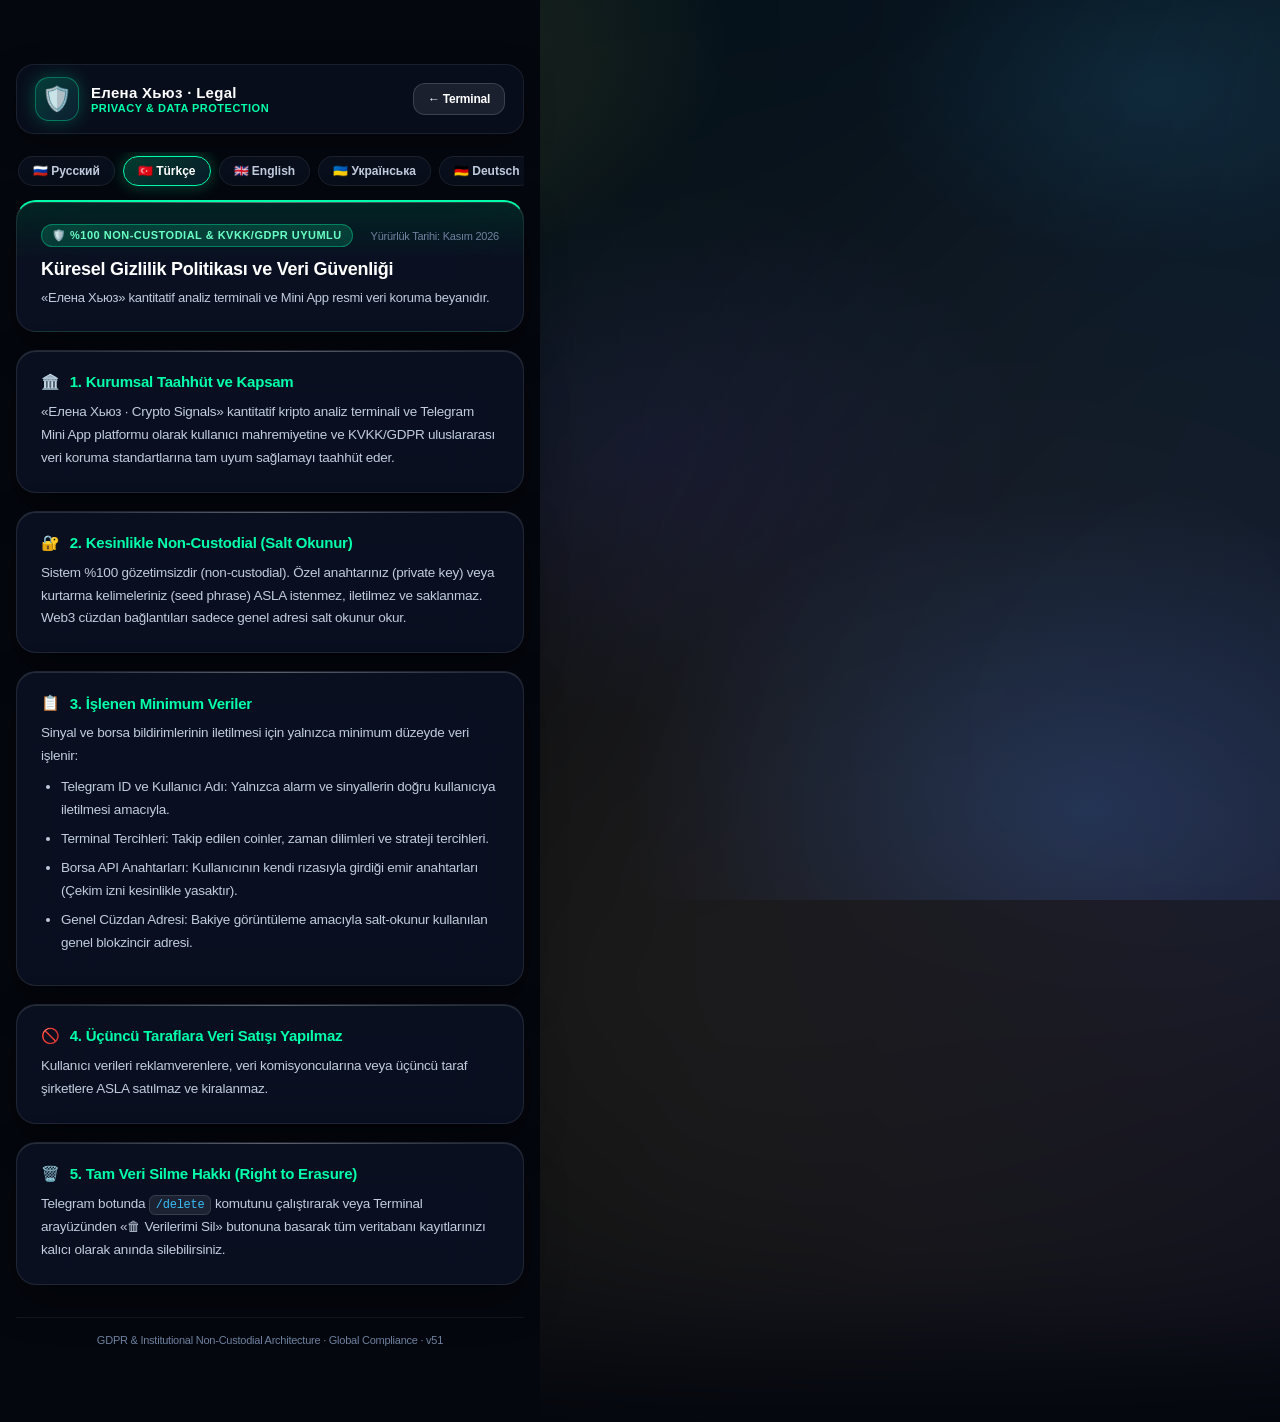
<file: privacy.html>
<!doctype html>
<html lang="en">
<head>
<meta charset="utf-8">
<meta name="viewport" content="width=device-width, initial-scale=1, viewport-fit=cover">
<title>Елена Хьюз · Privacy Policy</title>
<script src="https://telegram.org/js/telegram-web-app.js"></script>
<link rel="stylesheet" href="style.css">
<style>
  :root {
    --bg-deep: #04070e;
    --glass-card: rgba(12, 18, 36, 0.76);
    --glass-card-border: rgba(255, 255, 255, 0.09);
    --glass-top-shine: rgba(255, 255, 255, 0.14);
    --text-main: #f0f4ff;
    --text-secondary: #c0ccde;
    --text-muted: #6e82a0;
    --accent-gold: #ffd45e;
    --accent-gold-bright: #ffe87a;
    --accent-gold-dim: rgba(255,212,94,0.16);
    --accent-blue: #4b96ff;
    --accent-cyan: #38bdf8;
    --accent-green: #00ffaa;
    --accent-red: #ff5252;
    --accent-purple: #a78bfa;
  }
  * { box-sizing: border-box; }
  body {
    margin: 0; padding: 0;
    padding-top: env(safe-area-inset-top, 0px);
    padding-bottom: env(safe-area-inset-bottom, 0px);
    padding-left: env(safe-area-inset-left, 0px);
    padding-right: env(safe-area-inset-right, 0px);
    background: var(--bg-deep);
    color: var(--text-main);
    font-family: -apple-system, BlinkMacSystemFont, "Segoe UI", Roboto, Helvetica, Arial, sans-serif;
    min-height: 100vh;
    position: relative;
    overflow-x: hidden;
  }
  body::before {
    content: "";
    position: fixed;
    inset: -50%;
    width: 200%;
    height: 200%;
    background:
      radial-gradient(circle at 20% 15%, rgba(0, 255, 170, 0.10) 0%, transparent 40%),
      radial-gradient(circle at 80% 25%, rgba(56, 189, 248, 0.12) 0%, transparent 45%),
      radial-gradient(circle at 50% 80%, rgba(255, 212, 94, 0.08) 0%, transparent 50%),
      radial-gradient(circle at 75% 75%, rgba(167, 139, 250, 0.10) 0%, transparent 40%);
    filter: blur(60px);
    z-index: -1;
    pointer-events: none;
    animation: aurora-mesh 20s ease-in-out infinite alternate;
  }
  @keyframes aurora-mesh {
    0%   { transform: scale(1) rotate(0deg); }
    100% { transform: scale(1.08) rotate(3deg); }
  }
  @keyframes card-appear {
    from { opacity: 0; transform: translateY(16px) scale(0.98); }
    to   { opacity: 1; transform: translateY(0) scale(1); }
  }
  .legal-container {
    max-width: 720px;
    margin: 0 auto;
    padding: calc(64px + env(safe-area-inset-top, 24px)) 16px calc(60px + env(safe-area-inset-bottom, 0px));
  }
  /* Top Bar */
  .top-bar-glass {
    display: flex;
    justify-content: space-between;
    align-items: center;
    padding: 12px 18px;
    margin-bottom: 18px;
    background: rgba(12, 18, 36, 0.65);
    border: 1px solid rgba(255, 255, 255, 0.08);
    border-radius: 18px;
    backdrop-filter: blur(32px);
    -webkit-backdrop-filter: blur(32px);
    box-shadow: 0 10px 30px rgba(0,0,0,0.35);
  }
  .top-brand { display: flex; align-items: center; gap: 12px; }
  .top-flag-badge {
    font-size: 24px;
    width: 44px;
    height: 44px;
    display: flex;
    align-items: center;
    justify-content: center;
    border-radius: 14px;
    background: linear-gradient(135deg, rgba(0,255,170,0.2), rgba(56,189,248,0.1));
    border: 1px solid rgba(0,255,170,0.35);
    box-shadow: 0 0 18px rgba(0,255,170,0.25);
  }
  .top-title { font-size: 15px; font-weight: 800; color: #fff; letter-spacing: 0.3px; }
  .top-subtitle { font-size: 11px; color: var(--accent-green); font-weight: 600; text-transform: uppercase; letter-spacing: 0.5px; }
  .btn-terminal {
    display: inline-flex;
    align-items: center;
    gap: 6px;
    padding: 8px 14px;
    font-size: 12px;
    font-weight: 700;
    color: #fff;
    text-decoration: none;
    border-radius: 12px;
    background: rgba(255, 255, 255, 0.08);
    border: 1px solid rgba(255, 255, 255, 0.15);
    backdrop-filter: blur(16px);
    transition: all 0.2s ease;
  }
  .btn-terminal:hover {
    background: var(--accent-gold-dim);
    border-color: var(--accent-gold);
    color: var(--accent-gold);
    transform: translateY(-2px);
    box-shadow: 0 4px 16px rgba(255,212,94,0.3);
  }
  /* Language Carousel */
  .lang-bar {
    display: flex;
    gap: 8px;
    overflow-x: auto;
    padding: 4px 2px 14px;
    scrollbar-width: none;
    -webkit-overflow-scrolling: touch;
  }
  .lang-bar::-webkit-scrollbar { display: none; }
  .lang-btn {
    flex-shrink: 0;
    background: rgba(14, 20, 38, 0.6);
    border: 1px solid rgba(255, 255, 255, 0.08);
    color: var(--text-secondary);
    padding: 7px 14px;
    border-radius: 20px;
    font-size: 12px;
    font-weight: 600;
    cursor: pointer;
    backdrop-filter: blur(16px);
    transition: all 0.2s cubic-bezier(0.16, 1, 0.3, 1);
  }
  .lang-btn:hover {
    border-color: rgba(255, 255, 255, 0.25);
    color: #fff;
    transform: translateY(-1px);
  }
  .lang-btn.active {
    background: linear-gradient(135deg, rgba(0,255,170,0.22), rgba(56,189,248,0.12));
    border-color: var(--accent-green);
    color: #fff;
    font-weight: 700;
    box-shadow: 0 0 16px rgba(0,255,170,0.3);
  }
  /* Legal Cards */
  .legal-card {
    position: relative;
    background: rgba(13, 20, 38, 0.72);
    border: 1px solid rgba(255, 255, 255, 0.09);
    border-radius: 20px;
    padding: 22px 24px;
    margin-bottom: 18px;
    backdrop-filter: blur(40px) saturate(1.8);
    -webkit-backdrop-filter: blur(40px) saturate(1.8);
    box-shadow: 0 16px 40px rgba(0, 0, 0, 0.4), inset 0 1px 0 rgba(255, 255, 255, 0.12);
    transition: transform 0.25s ease, box-shadow 0.25s ease, border-color 0.25s ease;
    overflow: hidden;
    animation: card-appear 0.4s cubic-bezier(0.16, 1, 0.3, 1) backwards;
  }
  .legal-card::before {
    content: "";
    position: absolute;
    top: 0; left: 10%; right: 10%;
    height: 1px;
    background: linear-gradient(90deg, transparent, rgba(255, 255, 255, 0.25), transparent);
  }
  .legal-card:hover {
    transform: translateY(-2px);
    border-color: rgba(0, 255, 170, 0.3);
    box-shadow: 0 20px 48px rgba(0, 0, 0, 0.5), 0 0 24px rgba(0, 255, 170, 0.12);
  }
  .legal-card.banner {
    border-top: 2px solid var(--accent-green);
    background: linear-gradient(180deg, rgba(0,255,170,0.12) 0%, rgba(13,20,38,0.75) 45%);
  }
  .safe-badge {
    display: inline-flex;
    align-items: center;
    gap: 6px;
    background: rgba(0,255,170,0.16);
    color: #6affc4;
    border: 1px solid rgba(0,255,170,0.35);
    padding: 4px 10px;
    border-radius: 20px;
    font-size: 11px;
    font-weight: 700;
    text-transform: uppercase;
    letter-spacing: 0.5px;
  }
  .legal-card h2 {
    font-size: 15px;
    color: var(--accent-green);
    margin: 0 0 10px;
    display: flex;
    align-items: center;
    gap: 10px;
    font-weight: 700;
  }
  .legal-card p, .legal-card li {
    font-size: 13.5px;
    color: var(--text-secondary);
    line-height: 1.7;
    margin: 0 0 8px;
  }
  .legal-card ul {
    margin: 8px 0;
    padding-left: 20px;
  }
  .legal-card li {
    margin-bottom: 6px;
  }
  .legal-card p:last-child { margin-bottom: 0; }
  code {
    background: rgba(255,255,255,0.08);
    border: 1px solid rgba(255,255,255,0.12);
    border-radius: 6px;
    padding: 2px 6px;
    font-size: 12px;
    color: var(--accent-cyan);
  }
  .footer-compliance {
    text-align: center;
    margin-top: 32px;
    padding: 16px;
    font-size: 11px;
    color: var(--text-muted);
    border-top: 1px solid rgba(255, 255, 255, 0.06);
  }
</style>
</head>
<body>

<div class="legal-container">

  <!-- Top Bar -->
  <div class="top-bar-glass">
    <div class="top-brand">
      <div class="top-flag-badge">🛡️</div>
      <div>
        <div class="top-title">Елена Хьюз · Legal</div>
        <div class="top-subtitle">Privacy &amp; Data Protection</div>
      </div>
    </div>
    <a href="index.html" id="btn-back" class="btn-terminal">← Terminal</a>
  </div>

  <!-- Language Switcher Carousel -->
  <div class="lang-bar" id="lang-bar">
    <button class="lang-btn active" data-lang="ru">🇷🇺 Русский</button>
    <button class="lang-btn" data-lang="tr">🇹🇷 Türkçe</button>
    <button class="lang-btn" data-lang="en">🇬🇧 English</button>
    <button class="lang-btn" data-lang="uk">🇺🇦 Українська</button>
    <button class="lang-btn" data-lang="de">🇩🇪 Deutsch</button>
    <button class="lang-btn" data-lang="es">🇪🇸 Español</button>
    <button class="lang-btn" data-lang="fr">🇫🇷 Français</button>
    <button class="lang-btn" data-lang="ar">🇸🇦 العربية</button>
  </div>

  <div id="content-area"></div>

  <div class="footer-compliance">
    GDPR &amp; Institutional Non-Custodial Architecture · Global Compliance · v51
  </div>

</div>

<script>
const tg = window.Telegram?.WebApp;
try {
  tg?.ready();
  tg?.expand();
  if (tg?.requestFullscreen) tg.requestFullscreen();
} catch (_) {}

// Ensure ?api= parameter is preserved when clicking Back to Terminal
function getTerminalUrl() {
  const urlParams = new URLSearchParams(window.location.search);
  let api = urlParams.get("api");
  if (!api && window.location.hash) {
    const match = window.location.href.match(/[?&#]api=([^&#]+)/);
    if (match && match[1]) api = decodeURIComponent(match[1]);
  }
  if (!api) api = localStorage.getItem("elena_api_base") || "";
  return api ? `index.html?api=${encodeURIComponent(api)}` : "index.html";
}
const backBtn = document.getElementById("btn-back");
if (backBtn) backBtn.href = getTerminalUrl();

const PRIVACY = {
  ru: {
    title: "Политика конфиденциальности и защита данных",
    updated: "Дата вступления в силу: Ноябрь 2026",
    badge: "100% Non-Custodial & GDPR",
    desc: "Институциональный регламент конфиденциальности данных терминала «Елена Хьюз».",
    sections: [
      {
        icon: "🏛️",
        h: "1. Институциональные обязательства",
        p: "«Елена Хьюз» — квантовый криптоаналитический терминал и Telegram Mini App. Мы строго придерживаемся принципов минимизации данных и международных стандартов защиты информации (включая европейский регламент GDPR)."
      },
      {
        icon: "🔐",
        h: "2. Полная некастодиальность (Non-Custodial)",
        p: "Сервис на 100% некастодиален. Мы НИКОГДА не запрашиваем, не храним и не передаем ваши приватные ключи или seed-фразы. Подключение Web3 кошельков работает исключительно в режиме безопасного чтения открытых балансов."
      },
      {
        icon: "📋",
        h: "3. Обрабатываемые данные",
        p: "Для доставки сигналов и работы аналитики обрабатывается строго минимальный набор данных:",
        ul: [
          "Telegram ID и никнейм — исключительно для авторизации и доставки персональных сигналов.",
          "Пользовательские настройки — выбранные торговые пары, таймфреймы, плечи и фильтры.",
          "API ключи бирж — опционально, исключительно для отправки ордеров по команде пользователя (права на вывод средств СТРОГО запрещены).",
          "Публичный адрес кошелька — только для проверки баланса в блокчейн-сетях."
        ]
      },
      {
        icon: "🚫",
        h: "4. Никакой продажи данных третьим лицам",
        p: "Мы категорически не продаем, не передаем и не сдаем в аренду ваши персональные данные брокерам, рекламодателям или внешним аналитическим агентствам."
      },
      {
        icon: "🗑️",
        h: "5. Право на полное удаление данных",
        p: "Каждый пользователь сохраняет полный суверенитет над своими данными. Вы можете в любой момент выполнить команду <code>/delete</code> в Telegram боте или нажать «🗑 Удалить мои данные» в терминале для полного стирания всех записей."
      }
    ]
  },
  tr: {
    title: "Küresel Gizlilik Politikası ve Veri Güvenliği",
    updated: "Yürürlük Tarihi: Kasım 2026",
    badge: "%100 Non-Custodial & KVKK/GDPR Uyumlu",
    desc: "«Елена Хьюз» kantitatif analiz terminali ve Mini App resmi veri koruma beyanıdır.",
    sections: [
      {
        icon: "🏛️",
        h: "1. Kurumsal Taahhüt ve Kapsam",
        p: "«Елена Хьюз · Crypto Signals» kantitatif kripto analiz terminali ve Telegram Mini App platformu olarak kullanıcı mahremiyetine ve KVKK/GDPR uluslararası veri koruma standartlarına tam uyum sağlamayı taahhüt eder."
      },
      {
        icon: "🔐",
        h: "2. Kesinlikle Non-Custodial (Salt Okunur)",
        p: "Sistem %100 gözetimsizdir (non-custodial). Özel anahtarınız (private key) veya kurtarma kelimeleriniz (seed phrase) ASLA istenmez, iletilmez ve saklanmaz. Web3 cüzdan bağlantıları sadece genel adresi salt okunur okur."
      },
      {
        icon: "📋",
        h: "3. İşlenen Minimum Veriler",
        p: "Sinyal ve borsa bildirimlerinin iletilmesi için yalnızca minimum düzeyde veri işlenir:",
        ul: [
          "Telegram ID ve Kullanıcı Adı: Yalnızca alarm ve sinyallerin doğru kullanıcıya iletilmesi amacıyla.",
          "Terminal Tercihleri: Takip edilen coinler, zaman dilimleri ve strateji tercihleri.",
          "Borsa API Anahtarları: Kullanıcının kendi rızasıyla girdiği emir anahtarları (Çekim izni kesinlikle yasaktır).",
          "Genel Cüzdan Adresi: Bakiye görüntüleme amacıyla salt-okunur kullanılan genel blokzincir adresi."
        ]
      },
      {
        icon: "🚫",
        h: "4. Üçüncü Taraflara Veri Satışı Yapılmaz",
        p: "Kullanıcı verileri reklamverenlere, veri komisyoncularına veya üçüncü taraf şirketlere ASLA satılmaz ve kiralanmaz."
      },
      {
        icon: "🗑️",
        h: "5. Tam Veri Silme Hakkı (Right to Erasure)",
        p: "Telegram botunda <code>/delete</code> komutunu çalıştırarak veya Terminal arayüzünden «🗑 Verilerimi Sil» butonuna basarak tüm veritabanı kayıtlarınızı kalıcı olarak anında silebilirsiniz."
      }
    ]
  },
  en: {
    title: "Institutional Privacy Policy & Data Protection",
    updated: "Effective Date: November 2026",
    badge: "100% Non-Custodial & GDPR Compliant",
    desc: "Official Privacy Policy for Elena Hughes Quantitative Terminal.",
    sections: [
      {
        icon: "🏛️",
        h: "1. Institutional Commitment & Scope",
        p: "Елена Хьюз operates as an automated quantitative crypto-analytics terminal and Telegram Mini App. We are strictly committed to user privacy, data minimization, and adherence to international data protection standards including the European General Data Protection Regulation (GDPR)."
      },
      {
        icon: "🔐",
        h: "2. Absolute Non-Custodial Architecture",
        p: "The Platform is 100% non-custodial. We NEVER request, hold, or transmit private keys, seed phrases, or custodial control of digital assets. Web3 wallet integrations operate strictly in read-only mode to retrieve public balances."
      },
      {
        icon: "📋",
        h: "3. Information We Collect and Process",
        p: "To deliver real-time technical signals and user preferences, we collect only minimal telemetric data:",
        ul: [
          "Telegram Identifier: Numerical chat ID and public handle (used solely to deliver chosen alerts).",
          "Terminal Preferences: Selected cryptocurrency pairs, timeframes, and leverage caps.",
          "Exchange API Keys: Optional user-supplied trade execution keys (stored with strict isolation, withdrawal permissions strictly disallowed).",
          "Public Wallet Address: Read-only blockchain address when connected."
        ]
      },
      {
        icon: "🚫",
        h: "4. Zero Third-Party Monetization",
        p: "We do NOT sell, rent, or monetize personal user data to advertisers, data brokers, or third-party institutions. All telemetry is utilized solely to power signal distribution and terminal logic."
      },
      {
        icon: "🗑️",
        h: "5. User Control & Absolute Right to Deletion",
        p: "Every user retains permanent control over their stored data. You may execute the <code>/delete</code> command inside the Telegram bot or click \"🗑 Delete My Data\" within the Mini App to immediately purge all profile records from our database."
      }
    ]
  },
  uk: {
    title: "Політика конфіденційності та захист даних",
    updated: "Дата набуття чинності: Листопад 2026",
    badge: "100% Некастодіально & GDPR",
    desc: "Офіційний регламент захисту інформації користувачів.",
    sections: [
      {
        icon: "🏛️",
        h: "1. Зобов'язання щодо конфіденційності",
        p: "Ми суворо дотримуємося стандартів GDPR та мінімізації даних."
      },
      {
        icon: "🔐",
        h: "2. Повна некастодіальність",
        p: "Ми ніколи не запитуємо та не зберігаємо ваші приватні ключі чи seed-фрази."
      },
      {
        icon: "📋",
        h: "3. Оброблювані дані",
        p: "Обробляються лише мінімальні дані для сповіщень та аналітики (Telegram ID, налаштування фільтрів, публічна адреса гаманця)."
      },
      {
        icon: "🚫",
        h: "4. Без продажу даних",
        p: "Дані ніколи не передаються третім сторонам чи рекламодавцям."
      },
      {
        icon: "🗑️",
        h: "5. Право на видалення",
        p: "Ви можете в будь-який момент видалити всі свої дані командою <code>/delete</code> у боті."
      }
    ]
  },
  de: {
    title: "Datenschutzerklärung & Datenschutz",
    updated: "Gültig ab: November 2026",
    badge: "100% Non-Custodial & DSGVO-konform",
    desc: "Offizielle Datenschutzerklärung für das Handelsterminal.",
    sections: [
      {
        icon: "🏛️",
        h: "1. Schutzverpflichtung",
        p: "Wir verarbeiten Daten streng nach den Vorgaben der europäischen DSGVO."
      },
      {
        icon: "🔐",
        h: "2. Keine Verwahrung (Non-Custodial)",
        p: "Private Schlüssel oder Seed-Phrasen werden niemals abgefragt oder gespeichert."
      },
      {
        icon: "📋",
        h: "3. Datenerfassung",
        p: "Nur technisch notwendige Daten wie Telegram-ID und Filtereinstellungen werden gespeichert."
      },
      {
        icon: "🚫",
        h: "4. Keine Weitergabe",
        p: "Ihre Daten werden zu keinem Zeitpunkt an Werbetreibende oder Dritte verkauft."
      },
      {
        icon: "🗑️",
        h: "5. Recht auf Löschung",
        p: "Nutzen Sie <code>/delete</code> im Bot, um alle Ihre Daten restlos zu entfernen."
      }
    ]
  },
  es: {
    title: "Política de Privacidad y Protección de Datos",
    updated: "Fecha de vigencia: Noviembre 2026",
    badge: "100% Sin Custodia & Cumple GDPR",
    desc: "Declaración oficial de protección de datos personales.",
    sections: [
      {
        icon: "🏛️",
        h: "1. Compromiso de Privacidad",
        p: "Cumplimos estrictamente con las normas globales de privacidad y el RGPD europeo."
      },
      {
        icon: "🔐",
        h: "2. Arquitectura Sin Custodia",
        p: "Nunca solicitamos ni retenemos sus claves privadas o palabras de recuperación."
      },
      {
        icon: "📋",
        h: "3. Datos Procesados",
        p: "Solo procesamos los datos mínimos requeridos para la entrega de alertas (Telegram ID, pares seguidos)."
      },
      {
        icon: "🚫",
        h: "4. Cero Venta de Datos",
        p: "No comercializamos ni transferimos información a corredores de datos ni anunciantes."
      },
      {
        icon: "🗑️",
        h: "5. Derecho al Olvido",
        p: "Puede suprimir todos sus registros instantáneamente mediante el comando <code>/delete</code>."
      }
    ]
  },
  fr: {
    title: "Politique de Confidentialité et Protection des Données",
    updated: "Date d'effet: Novembre 2026",
    badge: "100% Non-Custodial & RGPD",
    desc: "Déclaration officielle de confidentialité de la plateforme.",
    sections: [
      {
        icon: "🏛️",
        h: "1. Engagement Institutionnel",
        p: "Nous appliquons une stricte conformité au RGPD européen et le principe de minimisation des données."
      },
      {
        icon: "🔐",
        h: "2. Architecture Non-Custodiale",
        p: "Vos clés privées et phrases de récupération ne sont jamais requises ni stockées."
      },
      {
        icon: "📋",
        h: "3. Données Traitées",
        p: "Seules les données strictement indispensables aux signaux (ID Telegram, préférences) sont conservées."
      },
      {
        icon: "🚫",
        h: "4. Aucune Monétisation",
        p: "Vos données ne sont ni vendues ni cédées à des tiers publicitaires."
      },
      {
        icon: "🗑️",
        h: "5. Droit à l'Effacement",
        p: "Exécutez la commande <code>/delete</code> dans le bot pour purger immédiatement vos données."
      }
    ]
  },
  ar: {
    title: "سياسة الخصوصية وحماية البيانات",
    updated: "تاريخ السريان: نوفمبر 2026",
    badge: "غير وصائي 100% ومتوافق مع GDPR",
    desc: "السياسة الرسمية لحماية خصوصية بيانات المستخدمين.",
    sections: [
      {
        icon: "🏛️",
        h: "1. التزام الخصوصية",
        p: "نحن ملتزمون التزاماً صارماً بمعايير حماية البيانات الدولية واللائحة الأوروبية العامة لحماية البيانات (GDPR)."
      },
      {
        icon: "🔐",
        h: "2. معمارية غير وصائية بالكامل",
        p: "نحن لا نطلب أو نخزن أبداً المفاتيح الخاصة بك أو عبارات الاسترداد السرية."
      },
      {
        icon: "📋",
        h: "3. البيانات المعالجة",
        p: "تتم معالجة الحد الأدنى من البيانات الضرورية فقط مثل معرّف Telegram وتفضيلات العملات المختارة."
      },
      {
        icon: "🚫",
        h: "4. لا بيع للبيانات",
        p: "نحن لا نبيع أو نشارك بياناتك مع أي معلنين أو أطراف خارجية."
      },
      {
        icon: "🗑️",
        h: "5. حق الحذف الكامل",
        p: "يمكنك في أي وقت كتابة <code>/delete</code> في البوت لحذف جميع بياناتك بشكل دائم وفوري."
      }
    ]
  }
};

function renderPrivacy(lang) {
  const data = PRIVACY[lang] || PRIVACY.ru;
  const area = document.getElementById("content-area");
  let html = `
    <div class="legal-card banner">
      <div style="display:flex;justify-content:space-between;align-items:center;margin-bottom:12px;flex-wrap:wrap;gap:8px">
        <span class="safe-badge">🛡️ ${data.badge}</span>
        <span style="font-size:11px;color:var(--text-muted)">${data.updated}</span>
      </div>
      <h1 style="font-size:18px;font-weight:800;color:#fff;margin:0 0 8px">${data.title}</h1>
      <p style="color:var(--text-secondary);font-size:13px;line-height:1.6">${data.desc}</p>
    </div>
  `;

  data.sections.forEach((s, idx) => {
    let listHtml = "";
    if (s.ul && s.ul.length) {
      listHtml = "<ul>" + s.ul.map(item => `<li>${item}</li>`).join("") + "</ul>";
    }
    html += `
      <div class="legal-card" style="animation-delay: ${idx * 0.05}s">
        <h2><span>${s.icon}</span> ${s.h}</h2>
        <p>${s.p}</p>
        ${listHtml}
      </div>
    `;
  });

  area.innerHTML = html;
}

document.querySelectorAll(".lang-btn").forEach(btn => {
  btn.addEventListener("click", () => {
    document.querySelectorAll(".lang-btn").forEach(b => b.classList.remove("active"));
    btn.classList.add("active");
    localStorage.setItem("elena_lang", btn.dataset.lang);
    renderPrivacy(btn.dataset.lang);
  });
});

const defaultLang = localStorage.getItem("elena_lang") || "ru";
const activeBtn = document.querySelector(`.lang-btn[data-lang="${defaultLang}"]`) || document.querySelector('.lang-btn[data-lang="ru"]');
if (activeBtn) activeBtn.click(); else renderPrivacy("ru");
</script>

</body>
</html>
</file>
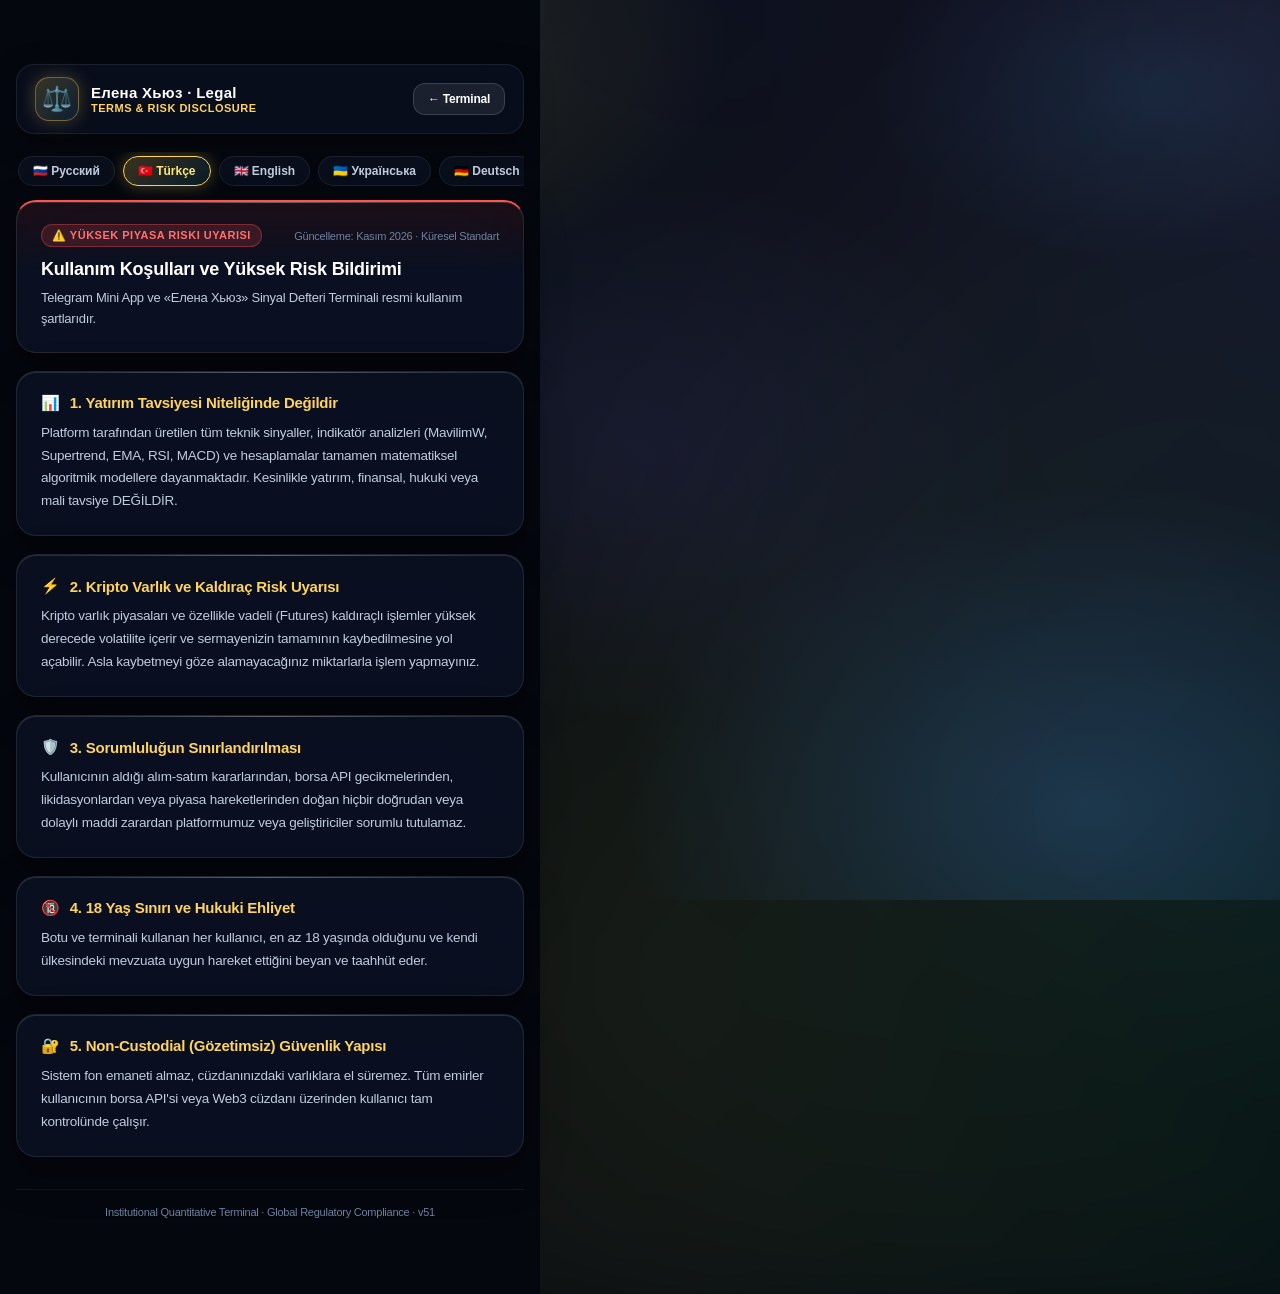
<file: terms.html>
<!doctype html>
<html lang="en">
<head>
<meta charset="utf-8">
<meta name="viewport" content="width=device-width, initial-scale=1, viewport-fit=cover">
<title>Елена Хьюз · Terms of Service &amp; Risk Disclosure</title>
<script src="https://telegram.org/js/telegram-web-app.js"></script>
<link rel="stylesheet" href="style.css">
<style>
  :root {
    --bg-deep: #04070e;
    --glass-card: rgba(12, 18, 36, 0.76);
    --glass-card-border: rgba(255, 255, 255, 0.09);
    --glass-top-shine: rgba(255, 255, 255, 0.14);
    --text-main: #f0f4ff;
    --text-secondary: #c0ccde;
    --text-muted: #6e82a0;
    --accent-gold: #ffd45e;
    --accent-gold-bright: #ffe87a;
    --accent-gold-dim: rgba(255,212,94,0.16);
    --accent-blue: #4b96ff;
    --accent-cyan: #38bdf8;
    --accent-green: #00ffaa;
    --accent-red: #ff5252;
    --accent-purple: #a78bfa;
  }
  * { box-sizing: border-box; }
  body {
    margin: 0; padding: 0;
    padding-top: env(safe-area-inset-top, 0px);
    padding-bottom: env(safe-area-inset-bottom, 0px);
    padding-left: env(safe-area-inset-left, 0px);
    padding-right: env(safe-area-inset-right, 0px);
    background: var(--bg-deep);
    color: var(--text-main);
    font-family: -apple-system, BlinkMacSystemFont, "Segoe UI", Roboto, Helvetica, Arial, sans-serif;
    min-height: 100vh;
    position: relative;
    overflow-x: hidden;
  }
  body::before {
    content: "";
    position: fixed;
    inset: -50%;
    width: 200%;
    height: 200%;
    background:
      radial-gradient(circle at 20% 15%, rgba(56, 189, 248, 0.12) 0%, transparent 40%),
      radial-gradient(circle at 80% 25%, rgba(167, 139, 250, 0.14) 0%, transparent 45%),
      radial-gradient(circle at 50% 80%, rgba(255, 212, 94, 0.08) 0%, transparent 50%),
      radial-gradient(circle at 75% 75%, rgba(0, 255, 170, 0.07) 0%, transparent 40%);
    filter: blur(60px);
    z-index: -1;
    pointer-events: none;
    animation: aurora-mesh 20s ease-in-out infinite alternate;
  }
  @keyframes aurora-mesh {
    0%   { transform: scale(1) rotate(0deg); }
    100% { transform: scale(1.08) rotate(3deg); }
  }
  @keyframes card-appear {
    from { opacity: 0; transform: translateY(16px) scale(0.98); }
    to   { opacity: 1; transform: translateY(0) scale(1); }
  }
  .legal-container {
    max-width: 720px;
    margin: 0 auto;
    padding: calc(64px + env(safe-area-inset-top, 24px)) 16px calc(60px + env(safe-area-inset-bottom, 0px));
  }
  /* Top Bar */
  .top-bar-glass {
    display: flex;
    justify-content: space-between;
    align-items: center;
    padding: 12px 18px;
    margin-bottom: 18px;
    background: rgba(12, 18, 36, 0.65);
    border: 1px solid rgba(255, 255, 255, 0.08);
    border-radius: 18px;
    backdrop-filter: blur(32px);
    -webkit-backdrop-filter: blur(32px);
    box-shadow: 0 10px 30px rgba(0,0,0,0.35);
  }
  .top-brand { display: flex; align-items: center; gap: 12px; }
  .top-flag-badge {
    font-size: 24px;
    width: 44px;
    height: 44px;
    display: flex;
    align-items: center;
    justify-content: center;
    border-radius: 14px;
    background: linear-gradient(135deg, rgba(255,212,94,0.2), rgba(56,189,248,0.1));
    border: 1px solid rgba(255,212,94,0.35);
    box-shadow: 0 0 18px rgba(255,212,94,0.25);
  }
  .top-title { font-size: 15px; font-weight: 800; color: #fff; letter-spacing: 0.3px; }
  .top-subtitle { font-size: 11px; color: var(--accent-gold); font-weight: 600; text-transform: uppercase; letter-spacing: 0.5px; }
  .btn-terminal {
    display: inline-flex;
    align-items: center;
    gap: 6px;
    padding: 8px 14px;
    font-size: 12px;
    font-weight: 700;
    color: #fff;
    text-decoration: none;
    border-radius: 12px;
    background: rgba(255, 255, 255, 0.08);
    border: 1px solid rgba(255, 255, 255, 0.15);
    backdrop-filter: blur(16px);
    transition: all 0.2s ease;
  }
  .btn-terminal:hover {
    background: var(--accent-gold-dim);
    border-color: var(--accent-gold);
    color: var(--accent-gold);
    transform: translateY(-2px);
    box-shadow: 0 4px 16px rgba(255,212,94,0.3);
  }
  /* Language Carousel */
  .lang-bar {
    display: flex;
    gap: 8px;
    overflow-x: auto;
    padding: 4px 2px 14px;
    scrollbar-width: none;
    -webkit-overflow-scrolling: touch;
  }
  .lang-bar::-webkit-scrollbar { display: none; }
  .lang-btn {
    flex-shrink: 0;
    background: rgba(14, 20, 38, 0.6);
    border: 1px solid rgba(255, 255, 255, 0.08);
    color: var(--text-secondary);
    padding: 7px 14px;
    border-radius: 20px;
    font-size: 12px;
    font-weight: 600;
    cursor: pointer;
    backdrop-filter: blur(16px);
    transition: all 0.2s cubic-bezier(0.16, 1, 0.3, 1);
  }
  .lang-btn:hover {
    border-color: rgba(255, 255, 255, 0.25);
    color: #fff;
    transform: translateY(-1px);
  }
  .lang-btn.active {
    background: linear-gradient(135deg, rgba(255,212,94,0.22), rgba(56,189,248,0.12));
    border-color: var(--accent-gold);
    color: var(--accent-gold-bright);
    font-weight: 700;
    box-shadow: 0 0 16px rgba(255,212,94,0.3);
  }
  /* Legal Cards */
  .legal-card {
    position: relative;
    background: rgba(13, 20, 38, 0.72);
    border: 1px solid rgba(255, 255, 255, 0.09);
    border-radius: 20px;
    padding: 22px 24px;
    margin-bottom: 18px;
    backdrop-filter: blur(40px) saturate(1.8);
    -webkit-backdrop-filter: blur(40px) saturate(1.8);
    box-shadow: 0 16px 40px rgba(0, 0, 0, 0.4), inset 0 1px 0 rgba(255, 255, 255, 0.12);
    transition: transform 0.25s ease, box-shadow 0.25s ease, border-color 0.25s ease;
    overflow: hidden;
    animation: card-appear 0.4s cubic-bezier(0.16, 1, 0.3, 1) backwards;
  }
  .legal-card::before {
    content: "";
    position: absolute;
    top: 0; left: 10%; right: 10%;
    height: 1px;
    background: linear-gradient(90deg, transparent, rgba(255, 255, 255, 0.25), transparent);
  }
  .legal-card:hover {
    transform: translateY(-2px);
    border-color: rgba(255, 212, 94, 0.25);
    box-shadow: 0 20px 48px rgba(0, 0, 0, 0.5), 0 0 24px rgba(255, 212, 94, 0.1);
  }
  .legal-card.banner {
    border-top: 2px solid var(--accent-red);
    background: linear-gradient(180deg, rgba(255,82,82,0.1) 0%, rgba(13,20,38,0.75) 45%);
  }
  .warn-badge {
    display: inline-flex;
    align-items: center;
    gap: 6px;
    background: rgba(255,82,82,0.16);
    color: #ff7070;
    border: 1px solid rgba(255,82,82,0.35);
    padding: 4px 10px;
    border-radius: 20px;
    font-size: 11px;
    font-weight: 700;
    text-transform: uppercase;
    letter-spacing: 0.5px;
  }
  .legal-card h2 {
    font-size: 15px;
    color: var(--accent-gold);
    margin: 0 0 10px;
    display: flex;
    align-items: center;
    gap: 10px;
    font-weight: 700;
  }
  .legal-card p, .legal-card li {
    font-size: 13.5px;
    color: var(--text-secondary);
    line-height: 1.7;
    margin: 0 0 8px;
  }
  .legal-card p:last-child { margin-bottom: 0; }
  .footer-compliance {
    text-align: center;
    margin-top: 32px;
    padding: 16px;
    font-size: 11px;
    color: var(--text-muted);
    border-top: 1px solid rgba(255, 255, 255, 0.06);
  }
</style>
</head>
<body>

<div class="legal-container">

  <!-- Top Bar -->
  <div class="top-bar-glass">
    <div class="top-brand">
      <div class="top-flag-badge">⚖️</div>
      <div>
        <div class="top-title">Елена Хьюз · Legal</div>
        <div class="top-subtitle">Terms &amp; Risk Disclosure</div>
      </div>
    </div>
    <a href="index.html" id="btn-back" class="btn-terminal">← Terminal</a>
  </div>

  <!-- Language Switcher Carousel -->
  <div class="lang-bar" id="lang-bar">
    <button class="lang-btn active" data-lang="ru">🇷🇺 Русский</button>
    <button class="lang-btn" data-lang="tr">🇹🇷 Türkçe</button>
    <button class="lang-btn" data-lang="en">🇬🇧 English</button>
    <button class="lang-btn" data-lang="uk">🇺🇦 Українська</button>
    <button class="lang-btn" data-lang="de">🇩🇪 Deutsch</button>
    <button class="lang-btn" data-lang="es">🇪🇸 Español</button>
    <button class="lang-btn" data-lang="fr">🇫🇷 Français</button>
    <button class="lang-btn" data-lang="ar">🇸🇦 العربية</button>
  </div>

  <div id="content-area"></div>

  <div class="footer-compliance">
    Institutional Quantitative Terminal · Global Regulatory Compliance · v51
  </div>

</div>

<script>
const tg = window.Telegram?.WebApp;
try {
  tg?.ready();
  tg?.expand();
  if (tg?.requestFullscreen) tg.requestFullscreen();
} catch (_) {}

// Ensure ?api= parameter is preserved when clicking Back to Terminal
function getTerminalUrl() {
  const urlParams = new URLSearchParams(window.location.search);
  let api = urlParams.get("api");
  if (!api && window.location.hash) {
    const match = window.location.href.match(/[?&#]api=([^&#]+)/);
    if (match && match[1]) api = decodeURIComponent(match[1]);
  }
  if (!api) api = localStorage.getItem("elena_api_base") || "";
  return api ? `index.html?api=${encodeURIComponent(api)}` : "index.html";
}
const backBtn = document.getElementById("btn-back");
if (backBtn) backBtn.href = getTerminalUrl();

const TERMS = {
  ru: {
    title: "Условия обслуживания и предупреждение о рисках",
    updated: "Обновлено: Ноябрь 2026 · Международный стандарт",
    badge: "Предупреждение о высоких рисках",
    desc: "Официальные условия использования Telegram Mini App и торгового ядра «Елена Хьюз».",
    sections: [
      {
        icon: "📊",
        h: "1. Отказ от инвестиционных рекомендаций",
        p: "Все автоматические сигналы, индикаторы (Supertrend, MavilimW, RSI, MACD, EMA) и графики носят исключительно информационный и аналитический характер. Сервис НЕ предоставляет инвестиционных советов и не дает гарантий доходности."
      },
      {
        icon: "⚡",
        h: "2. Предупреждение о рисках торговли с плечом",
        p: "Торговля криптовалютами на споте и фьючерсах сопряжена с высоким уровнем риска и может привести к полной потере средств. Кредитное плечо увеличивает риск ликвидации. Не торгуйте на заемные или критически важные средства."
      },
      {
        icon: "🛡️",
        h: "3. Ограничение ответственности",
        p: "Администрация и разработчики платформы не несут ответственности за результаты ваших торговых решений, технические сбои бирж, проскальзывание цен или задержки в сети."
      },
      {
        icon: "🔞",
        h: "4. Возрастные и правовые ограничения",
        p: "Используя сервис, вы подтверждаете, что вам исполнилось 18 лет и деятельность с цифровыми активами не запрещена законами вашей юрисдикции."
      },
      {
        icon: "🔐",
        h: "5. Некастодиальность (Non-Custodial)",
        p: "Платформа не принимает и не хранит клиентские депозиты. Все операции происходят напрямую на ваших биржевых аккаунтах или в некастодиальных кошельках."
      }
    ]
  },
  tr: {
    title: "Kullanım Koşulları ve Yüksek Risk Bildirimi",
    updated: "Güncelleme: Kasım 2026 · Küresel Standart",
    badge: "Yüksek Piyasa Riski Uyarısı",
    desc: "Telegram Mini App ve «Елена Хьюз» Sinyal Defteri Terminali resmi kullanım şartlarıdır.",
    sections: [
      {
        icon: "📊",
        h: "1. Yatırım Tavsiyesi Niteliğinde Değildir",
        p: "Platform tarafından üretilen tüm teknik sinyaller, indikatör analizleri (MavilimW, Supertrend, EMA, RSI, MACD) ve hesaplamalar tamamen matematiksel algoritmik modellere dayanmaktadır. Kesinlikle yatırım, finansal, hukuki veya mali tavsiye DEĞİLDİR."
      },
      {
        icon: "⚡",
        h: "2. Kripto Varlık ve Kaldıraç Risk Uyarısı",
        p: "Kripto varlık piyasaları ve özellikle vadeli (Futures) kaldıraçlı işlemler yüksek derecede volatilite içerir ve sermayenizin tamamının kaybedilmesine yol açabilir. Asla kaybetmeyi göze alamayacağınız miktarlarla işlem yapmayınız."
      },
      {
        icon: "🛡️",
        h: "3. Sorumluluğun Sınırlandırılması",
        p: "Kullanıcının aldığı alım-satım kararlarından, borsa API gecikmelerinden, likidasyonlardan veya piyasa hareketlerinden doğan hiçbir doğrudan veya dolaylı maddi zarardan platformumuz veya geliştiriciler sorumlu tutulamaz."
      },
      {
        icon: "🔞",
        h: "4. 18 Yaş Sınırı ve Hukuki Ehliyet",
        p: "Botu ve terminali kullanan her kullanıcı, en az 18 yaşında olduğunu ve kendi ülkesindeki mevzuata uygun hareket ettiğini beyan ve taahhüt eder."
      },
      {
        icon: "🔐",
        h: "5. Non-Custodial (Gözetimsiz) Güvenlik Yapısı",
        p: "Sistem fon emaneti almaz, cüzdanınızdaki varlıklara el süremez. Tüm emirler kullanıcının borsa API'si veya Web3 cüzdanı üzerinden kullanıcı tam kontrolünde çalışır."
      }
    ]
  },
  en: {
    title: "Institutional Terms of Service & High-Risk Warning",
    updated: "Updated: November 2026 · Global Compliance",
    badge: "High Risk Market Warning",
    desc: "Official Terms of Service for Telegram Mini App & Trading Engine.",
    sections: [
      {
        icon: "📊",
        h: "1. No Financial Advice or Investment Solicitation",
        p: "All automated signals, technical indicator combinations (MavilimW, Supertrend, EMA, RSI, MACD, ADX), multi-timeframe assessments, and price levels displayed by this Platform are strictly algorithmic mathematical calculations for informational and educational purposes only. NONE of our communications constitute investment, financial, tax, or legal advice."
      },
      {
        icon: "⚡",
        h: "2. Extreme Volatility & Leverage Warning",
        p: "Trading cryptocurrencies, spot instruments, and derivative futures contracts carries an inherently high level of risk and may result in the substantial or complete loss of invested capital. Leverage magnifies both potential gains and losses. Never trade with capital you cannot afford to lose."
      },
      {
        icon: "🛡️",
        h: "3. Absolute Limitation of Liability",
        p: "The Platform, its developers, operators, and affiliates shall in no event be held liable for any direct, indirect, incidental, or consequential damages resulting from trade executions, exchange outages, slippage, latency, API disconnection, liquidation, or user error."
      },
      {
        icon: "🔞",
        h: "4. Eligibility and Age Representation",
        p: "By using this platform or executing the bot, you certify that you are at least eighteen (18) years of age (or the legal age of majority in your jurisdiction) and that digital asset trading is permissible under the laws applicable to you."
      },
      {
        icon: "🔐",
        h: "5. Non-Custodial Architecture",
        p: "The Platform is completely non-custodial. No deposit accounts are held by us. All trades executed via API keys or decentralized wallets are settled directly on external exchanges or blockchain smart contracts."
      }
    ]
  },
  uk: {
    title: "Умови використання та попередження про ризики",
    updated: "Оновлено: Листопад 2026 · Міжнародний стандарт",
    badge: "Попередження про високі ризики",
    desc: "Офіційні умови використання Telegram Mini App та торгового терміналу.",
    sections: [
      {
        icon: "📊",
        h: "1. Відмова від фінансових консультацій",
        p: "Усі автоматичні сигнали та технічні індикатори носять виключно інформаційний характер і не є фінансовими рекомендаціями."
      },
      {
        icon: "⚡",
        h: "2. Ризик торгівлі з кредитним плечем",
        p: "Торгівля деривативами та криптовалютами пов'язана з ризиком втрати капіталу. Не ризикуйте коштами, які не можете дозволити собі втратити."
      },
      {
        icon: "🛡️",
        h: "3. Обмеження відповідальності",
        p: "Розробники та оператори не несуть відповідальності за збитки внаслідок торговельних операцій або збоїв бірж."
      },
      {
        icon: "🔞",
        h: "4. Вікові обмеження",
        p: "Користувач підтверджує, що досяг 18 років та має повну правоздатність."
      },
      {
        icon: "🔐",
        h: "5. Некастодіальність",
        p: "Платформа ніколи не зберігає активи користувачів. Усі операції здійснюються напряму через біржові API або Web3-гаманці."
      }
    ]
  },
  de: {
    title: "Nutzungsbedingungen & Risikohinweis",
    updated: "Aktualisiert: November 2026 · Globaler Standard",
    badge: "Warnung vor hohem Marktrisiko",
    desc: "Offizielle Bedingungen für die Telegram Mini App & Handelsplattform.",
    sections: [
      {
        icon: "📊",
        h: "1. Keine Finanzberatung",
        p: "Alle Signale und Analysen sind mathematische Berechnungen und stellen keine Anlageberatung dar."
      },
      {
        icon: "⚡",
        h: "2. Hebel- & Volatilitätsrisiko",
        p: "Der Handel mit Kryptowährungen birgt ein hohes Verlustrisiko. Handeln Sie nur mit Kapital, dessen Verlust Sie verkraften können."
      },
      {
        icon: "🛡️",
        h: "3. Haftungsausschluss",
        p: "Die Betreiber übernehmen keinerlei Haftung für Handelsentscheidungen oder Börsenausfälle."
      },
      {
        icon: "🔞",
        h: "4. Mindestalter 18 Jahre",
        p: "Die Nutzung ist nur Personen ab 18 Jahren gestattet."
      },
      {
        icon: "🔐",
        h: "5. Non-Custodial Sicherheit",
        p: "Wir verwalten keine Kundengelder. Die Kontrolle verbleibt zu 100% bei Ihrem eigenen Börsen- oder Web3-Konto."
      }
    ]
  },
  es: {
    title: "Términos de Servicio y Advertencia de Riesgo",
    updated: "Actualizado: Noviembre 2026 · Cumplimiento Global",
    badge: "Advertencia de Alto Riesgo",
    desc: "Términos oficiales para la Telegram Mini App y el motor analítico.",
    sections: [
      {
        icon: "📊",
        h: "1. Sin Asesoramiento Financiero",
        p: "Todas las señales son puramente informativas y no constituyen asesoría de inversión."
      },
      {
        icon: "⚡",
        h: "2. Riesgo de Apalancamiento",
        p: "El comercio de criptoactivos conlleva un alto riesgo de pérdida total de capital."
      },
      {
        icon: "🛡️",
        h: "3. Límite de Responsabilidad",
        p: "No nos hacemos responsables por pérdidas derivadas de ejecuciones comerciales o fallos de terceros."
      },
      {
        icon: "🔞",
        h: "4. Mayoría de Edad (18+)",
        p: "El usuario certifica ser mayor de 18 años y operar conforme a las leyes de su país."
      },
      {
        icon: "🔐",
        h: "5. Arquitectura Sin Custodia",
        p: "Nunca retenemos fondos de clientes. Todo opera directamente vía API de exchanges o wallets descentralizadas."
      }
    ]
  },
  fr: {
    title: "Conditions d'Utilisation et Avertissement sur les Risques",
    updated: "Mis à jour: Novembre 2026 · Conformité Mondiale",
    badge: "Avertissement Risque Élevé",
    desc: "Conditions officielles d'utilisation de la Telegram Mini App.",
    sections: [
      {
        icon: "📊",
        h: "1. Aucun Conseil Financier",
        p: "Les signaux et indicateurs sont fournis à titre strictement informatif et algorithmique."
      },
      {
        icon: "⚡",
        h: "2. Risque de Perte et d'Effet de Levier",
        p: "Le trading de cryptomonnaies comporte un risque élevé de perte totale du capital investi."
      },
      {
        icon: "🛡️",
        h: "3. Limitation de Responsabilité",
        p: "Nous déclinons toute responsabilité quant aux résultats de vos ordres de trading."
      },
      {
        icon: "🔞",
        h: "4. Âge Légal (18+)",
        p: "L'utilisation de la plateforme est réservée aux personnes majeures."
      },
      {
        icon: "🔐",
        h: "5. Sécurité Non-Custodiale",
        p: "Aucun dépôt n'est conservé. Le contrôle de vos fonds reste intégralement sur vos comptes personnels."
      }
    ]
  },
  ar: {
    title: "شروط الخدمة وإخلاء المسؤولية عن المخاطر",
    updated: "تحديث: نوفمبر 2026 · الامتثال العالمي",
    badge: "تحذير من مخاطر السوق العالية",
    desc: "الشروط الرسمية لتطبيق Telegram Mini App ومحرك التحليل الكمي.",
    sections: [
      {
        icon: "📊",
        h: "1. لا توجد نصائح مالية",
        p: "جميع الإشارات والمؤشرات الحسابية هي لأغراض تعليمية وإعلامية فقط ولا تشكل أي توصية استثمارية."
      },
      {
        icon: "⚡",
        h: "2. تحذير من تقلبات السوق والرافعة المالية",
        p: "تداول العملات المشفرة والعقود الآجلة ينطوي على مخاطر عالية قد تؤدي إلى خسارة كامل رأس المال."
      },
      {
        icon: "🛡️",
        h: "3. إخلاء المسؤولية القانونية",
        p: "المطورون غير مسؤولين عن أي قرارات تداول أو انقطاعات في منصات التداول الخارجية."
      },
      {
        icon: "🔞",
        h: "4. السن القانوني (18+)",
        p: "باستخدامك للتطبيق، تؤكد أنك تبلغ من العمر 18 عاماً على الأقل ومسموح لك قانونياً بالتداول."
      },
      {
        icon: "🔐",
        h: "5. معمارية غير وصائية (Non-Custodial)",
        p: "النظام لا يحتفظ بأي ودائع أو أصول، وجميع المعاملات تتم عبر واجهات API الخاصة بك مباشرة."
      }
    ]
  }
};

function renderTerms(lang) {
  const data = TERMS[lang] || TERMS.ru;
  const area = document.getElementById("content-area");
  let html = `
    <div class="legal-card banner">
      <div style="display:flex;justify-content:space-between;align-items:center;margin-bottom:12px;flex-wrap:wrap;gap:8px">
        <span class="warn-badge">⚠️ ${data.badge}</span>
        <span style="font-size:11px;color:var(--text-muted)">${data.updated}</span>
      </div>
      <h1 style="font-size:18px;font-weight:800;color:#fff;margin:0 0 8px">${data.title}</h1>
      <p style="color:var(--text-secondary);font-size:13px;line-height:1.6">${data.desc}</p>
    </div>
  `;

  data.sections.forEach((s, idx) => {
    html += `
      <div class="legal-card" style="animation-delay: ${idx * 0.05}s">
        <h2><span>${s.icon}</span> ${s.h}</h2>
        <p>${s.p}</p>
      </div>
    `;
  });

  area.innerHTML = html;
}

document.querySelectorAll(".lang-btn").forEach(btn => {
  btn.addEventListener("click", () => {
    document.querySelectorAll(".lang-btn").forEach(b => b.classList.remove("active"));
    btn.classList.add("active");
    localStorage.setItem("elena_lang", btn.dataset.lang);
    renderTerms(btn.dataset.lang);
  });
});

const defaultLang = localStorage.getItem("elena_lang") || "ru";
const activeBtn = document.querySelector(`.lang-btn[data-lang="${defaultLang}"]`) || document.querySelector('.lang-btn[data-lang="ru"]');
if (activeBtn) activeBtn.click(); else renderTerms("ru");
</script>

</body>
</html>
</file>
<file: style.css>
﻿/* =====================================================
   Елена Хьюз · Crypto Signals — Premium Liquid Glass UI v3
   ===================================================== */

/* ── KEYFRAMES ─────────────────────────────────────── */
@keyframes fadeIn {
  from { opacity: 0; transform: translateY(10px) scale(0.98); }
  to   { opacity: 1; transform: translateY(0)    scale(1); }
}
@keyframes fadeInUp {
  from { opacity: 0; transform: translateY(28px) scale(0.96); }
  to   { opacity: 1; transform: translateY(0)    scale(1); }
}
@keyframes pill-in {
  from { opacity: 0; transform: translateX(-18px) scale(0.96); }
  to   { opacity: 1; transform: translateX(0)      scale(1); }
}
@keyframes shimmer-gold {
  0%   { background-position: -300% center; }
  100% { background-position:  300% center; }
}
@keyframes shimmer-sweep {
  0%   { transform: translateX(-100%) skewX(-12deg); }
  100% { transform: translateX(300%)  skewX(-12deg); }
}
@keyframes pulse-avatar {
  0%,100% { box-shadow: 0 0 32px rgba(255,210,90,0.35), 0 0 0 0 rgba(255,210,90,0.15); }
  50%      { box-shadow: 0 0 70px rgba(255,210,90,0.65), 0 0 0 12px rgba(255,210,90,0.00); }
}
@keyframes float-card {
  0%,100% { transform: translateY(0px) rotate3d(1,0,0,0deg); }
  50%     { transform: translateY(-5px) rotate3d(1,0,0,0.3deg); }
}
@keyframes float-subtle {
  0%,100% { transform: translateY(0px); }
  50%     { transform: translateY(-3px); }
}
@keyframes spin {
  to { transform: rotate(360deg); }
}
@keyframes glow-pulse {
  0%,100% { opacity: 0.4; }
  50%     { opacity: 1; }
}
@keyframes aurora {
  0%   { background-position: 0% 50%; }
  50%  { background-position: 100% 50%; }
  100% { background-position: 0% 50%; }
}
@keyframes card-appear {
  from { opacity: 0; transform: translateY(16px) scale(0.97); }
  to   { opacity: 1; transform: translateY(0)     scale(1); }
}
@keyframes glow-border {
  0%,100% { box-shadow: 0 0 0 1px rgba(255,210,90,0.15), 0 20px 50px rgba(0,0,0,0.5); }
  50%     { box-shadow: 0 0 0 1px rgba(255,210,90,0.35), 0 24px 60px rgba(0,0,0,0.6); }
}

/* ── DESIGN TOKENS ──────────────────────────────────── */
:root {
  /* Background */
  --bg-deep:            #04070e;
  --bg-mesh:            #060a16;

  /* Glass system */
  --glass-card:         rgba(12, 18, 36, 0.76);
  --glass-card-border:  rgba(255, 255, 255, 0.09);
  --glass-inner:        rgba(255, 255, 255, 0.038);
  --glass-inner-border: rgba(255, 255, 255, 0.07);
  --glass-top-shine:    rgba(255, 255, 255, 0.14);
  --glass-blur:         blur(40px) saturate(1.8) brightness(1.06);

  /* Typography */
  --text-main:          #f0f4ff;
  --text-secondary:     #c0ccde;
  --text-muted:         #6e82a0;
  --text-dim:           rgba(255,255,255,0.28);

  /* Accent palette */
  --accent-gold:        #ffd45e;
  --accent-gold-bright: #ffe87a;
  --accent-gold-dim:    rgba(255,212,94,0.16);
  --accent-blue:        #4b96ff;
  --accent-blue-dim:    rgba(75,150,255,0.16);
  --accent-cyan:        #38bdf8;
  --accent-cyan-dim:    rgba(56,189,248,0.14);
  --accent-green:       #00ffaa;
  --accent-green-dim:   rgba(0,255,170,0.14);
  --accent-red:         #ff5252;
  --accent-red-dim:     rgba(255,82,82,0.14);
  --accent-purple:      #a78bfa;
  --accent-purple-dim:  rgba(167,139,250,0.14);

  /* Border radius */
  --radius-xl:    30px;
  --radius-lg:    22px;
  --radius-md:    15px;
  --radius-sm:    11px;
  --radius-xs:    7px;
  --radius-pill:  50px;

  /* Shadows */
  --shadow-card:  0 20px 60px rgba(0,0,0,0.60), 0 2px 0 rgba(255,255,255,0.06);
  --shadow-card-hover: 0 28px 72px rgba(0,0,0,0.70), 0 2px 0 rgba(255,255,255,0.09);
  --shadow-btn:   0 8px 24px rgba(0,0,0,0.45);
  --shadow-gold:  0 6px 24px rgba(255,210,90,0.35);
  --shadow-green: 0 6px 24px rgba(0,255,170,0.25);
}

*, *::before, *::after {
  box-sizing: border-box;
  -webkit-tap-highlight-color: transparent;
}

html {
  scroll-behavior: smooth;
}

html, body {
  margin: 0; padding: 0;
  min-height: 100%;
  min-height: 100dvh;
  background-color: var(--bg-deep);
  background-image:
    /* Altın üst-sol aurora */
    radial-gradient(ellipse 70% 50% at 15% 5%,   rgba(212,175,55,0.22)  0%, transparent 60%),
    /* Mavi sağ-alt aurora */
    radial-gradient(ellipse 60% 60% at 85% 90%,  rgba(59,130,246,0.22)  0%, transparent 60%),
    /* İndiğo merkez */
    radial-gradient(ellipse 50% 50% at 50% 50%,  rgba(79,70,229,0.10)   0%, transparent 60%),
    /* Cyan sağ-üst hafif */
    radial-gradient(ellipse 40% 35% at 90% 10%,  rgba(56,189,248,0.10)  0%, transparent 55%),
    /* Yeşil sol-alt ufak */
    radial-gradient(ellipse 35% 30% at 5% 92%,   rgba(0,255,170,0.07)   0%, transparent 50%);
  background-attachment: fixed;
  color: var(--text-main);
  font-family: -apple-system, BlinkMacSystemFont, "SF Pro Display", "Segoe UI", Roboto,
               "Helvetica Neue", Arial, sans-serif;
  letter-spacing: -0.015em;
  -webkit-font-smoothing: antialiased;
  -moz-osx-font-smoothing: grayscale;
}

body {
  /* Status bar + safe area – top eleman boşluk garantisi (artırıldı) */
  padding-top: max(84px, env(safe-area-inset-top, 84px));
  padding-bottom: max(110px, env(safe-area-inset-bottom, 110px));
  padding-left:  max(16px, env(safe-area-inset-left, 16px));
  padding-right: max(16px, env(safe-area-inset-right, 16px));
  max-width: 540px;
  margin: 0 auto;
  position: relative;
}

/* ── TOP BAR ─────────────────────────────────────── */
.top-bar {
  position: sticky;
  top: 0;
  z-index: 100;
  display: flex;
  align-items: center;
  justify-content: space-between;
  margin: 0 -16px 16px;
  padding: 14px 20px 12px;
  /* True liquid glass — no opaque rectangle */
  background: rgba(5, 8, 20, 0.45);
  backdrop-filter: blur(40px) saturate(2) brightness(1.08);
  -webkit-backdrop-filter: blur(40px) saturate(2) brightness(1.08);
  border-bottom: 1px solid rgba(255, 255, 255, 0.07);
  box-shadow:
    0 1px 0 rgba(255,255,255,0.08) inset,
    0 8px 32px rgba(0,0,0,0.18);
}

.top-brand {
  display: flex;
  align-items: center;
  gap: 10px;
}

.top-flag-badge {
  width: 36px; height: 36px;
  border-radius: 50%;
  background: rgba(255,255,255,0.04);
  border: 1px solid rgba(255,255,255,0.09);
  display: flex; align-items: center; justify-content: center;
  font-size: 18px;
  box-shadow: none;
  flex-shrink: 0;
}

.top-title {
  font-size: 16px;
  font-weight: 700;
  color: #fff;
  letter-spacing: -0.02em;
}

.top-subtitle {
  font-size: 11px;
  color: var(--text-muted);
  margin-top: 1px;
}

.lang-dropdown-btn {
  background: rgba(255,255,255,0.04);
  border: 1px solid rgba(255,255,255,0.08);
  backdrop-filter: blur(20px) saturate(1.5);
  -webkit-backdrop-filter: blur(20px) saturate(1.5);
  color: #fff;
  padding: 7px 12px;
  border-radius: 20px;
  font-size: 12.5px;
  font-weight: 600;
  cursor: pointer;
  display: flex; align-items: center; gap: 5px;
  transition: background 0.2s, border-color 0.2s, box-shadow 0.2s;
}
.lang-dropdown-btn:hover {
  background: rgba(255,255,255,0.12);
  border-color: var(--accent-gold);
}

/* =====================================================
   LANDING HERO — Premium Liquid Glass
   ===================================================== */
#landing-view {
  display: block;
  animation: fadeInUp 0.6s cubic-bezier(0.22, 1, 0.36, 1) both;
}

.landing-card {
  background: linear-gradient(
    160deg,
    rgba(20, 30, 58, 0.82) 0%,
    rgba(12, 18, 36, 0.88) 45%,
    rgba(7, 11, 22, 0.94) 100%
  );
  border: 1px solid rgba(255,255,255,0.09);
  border-top: 1px solid rgba(255,255,255,0.22);
  backdrop-filter: blur(52px) saturate(2.0) brightness(1.05);
  -webkit-backdrop-filter: blur(52px) saturate(2.0) brightness(1.05);
  border-radius: var(--radius-xl);
  padding: 40px 26px 34px;
  text-align: center;
  box-shadow:
    0 36px 90px rgba(0,0,0,0.70),
    0 1px 0 rgba(255,255,255,0.22) inset,
    0 -1px 0 rgba(0,0,0,0.35) inset,
    0 0 60px rgba(212,175,55,0.06);
  position: relative;
  overflow: hidden;
  animation: float-card 8s ease-in-out infinite;
}

/* Üstten altın ışık huzmesi */
.landing-card::before {
  content: '';
  position: absolute;
  top: -90px; left: 50%;
  transform: translateX(-50%);
  width: 80%;
  height: 180px;
  background: radial-gradient(ellipse at center,
    rgba(255,210,90,0.22) 0%,
    rgba(255,180,60,0.08) 55%,
    transparent 80%);
  pointer-events: none;
  border-radius: 50%;
}

/* Sol-alt kobalt aksan */
.landing-card::after {
  content: '';
  position: absolute;
  bottom: -60px; right: -50px;
  width: 220px; height: 220px;
  background: radial-gradient(circle,
    rgba(59,130,246,0.14) 0%, transparent 70%);
  pointer-events: none;
}

/* Avatar — altın nabız */
.landing-avatar {
  width: 112px; height: 112px;
  margin: 0 auto 22px;
  border-radius: 50%;
  background: radial-gradient(circle at 38% 32%,
    rgba(255,215,0,0.30) 0%,
    rgba(255,255,255,0.03) 70%);
  border: 2px solid rgba(255,210,90,0.42);
  display: flex; align-items: center; justify-content: center;
  font-size: 56px;
  animation: pulse-avatar 3.5s ease-in-out infinite;
  position: relative; z-index: 1;
  box-shadow: inset 0 1px 0 rgba(255,255,255,0.15);
}

.landing-title {
  font-size: 29px;
  font-weight: 800;
  letter-spacing: -0.04em;
  margin: 0 0 8px;
  color: #fff;
  text-shadow: 0 2px 16px rgba(0,0,0,0.55);
}

.landing-subtitle {
  font-size: 13.5px;
  color: rgba(175,188,210,0.88);
  margin: 0 0 28px;
  line-height: 1.65;
  letter-spacing: 0.01em;
}

.landing-features {
  display: flex;
  flex-direction: column;
  gap: 9px;
  margin-bottom: 28px;
  text-align: left;
}

/* Feature pill */
.feature-pill {
  background: rgba(255,255,255,0.038);
  border: 1px solid rgba(255,255,255,0.075);
  border-top: 1px solid rgba(255,255,255,0.14);
  border-radius: var(--radius-md);
  padding: 12px 15px;
  display: flex;
  align-items: center;
  gap: 12px;
  backdrop-filter: blur(20px) saturate(1.5);
  -webkit-backdrop-filter: blur(20px) saturate(1.5);
  transition: all 0.25s cubic-bezier(0.4,0,0.2,1);
  animation: pill-in 0.45s cubic-bezier(0.22,1,0.36,1) both;
  position: relative;
  overflow: hidden;
}
.feature-pill::before {
  content: '';
  position: absolute;
  top: 0; left: 20%; right: 20%;
  height: 1px;
  background: linear-gradient(90deg, transparent, rgba(255,255,255,0.25), transparent);
}
.feature-pill:nth-child(1) { animation-delay: 0.05s; }
.feature-pill:nth-child(2) { animation-delay: 0.11s; }
.feature-pill:nth-child(3) { animation-delay: 0.17s; }
.feature-pill:nth-child(4) { animation-delay: 0.23s; }
.feature-pill:nth-child(5) { animation-delay: 0.29s; }
.feature-pill:hover {
  background: rgba(255,255,255,0.075);
  border-color: rgba(255,210,90,0.25);
  transform: translateX(5px);
  box-shadow: 0 6px 20px rgba(0,0,0,0.3);
}
.feature-pill > span:first-child {
  font-size: 22px;
  line-height: 1;
  flex-shrink: 0;
}

/* Altın buton — shimmer */
.btn-gold {
  width: 100%;
  background: linear-gradient(
    270deg,
    #e8a90c 0%, #ffd768 22%, #f5c518 50%, #ffd768 78%, #e8a90c 100%
  );
  background-size: 300% 100%;
  color: #110800;
  border: none;
  border-radius: var(--radius-md);
  padding: 17px 20px;
  font-size: 16px;
  font-weight: 800;
  letter-spacing: 0.02em;
  cursor: pointer;
  box-shadow:
    0 8px 28px rgba(212,149,22,0.42),
    inset 0 1px 0 rgba(255,255,255,0.42);
  transition: transform 0.22s ease, box-shadow 0.22s ease;
  display: flex; align-items: center; justify-content: center; gap: 10px;
  animation: shimmer-gold 5s linear infinite;
}
.btn-gold:hover, .btn-gold:active {
  transform: translateY(-2px) scale(1.013);
  box-shadow: 0 14px 36px rgba(212,149,22,0.60), inset 0 1px 0 rgba(255,255,255,0.46);
}

.landing-disclaimer {
  font-size: 11.5px;
  color: rgba(120,140,170,0.65);
  margin: 12px 0 20px;
  line-height: 1.65;
}

/* Yönetim Paneli butonu — kobalt cam */
.btn-royal {
  width: 100%;
  background: linear-gradient(
    135deg,
    rgba(79,70,229,0.82) 0%,
    rgba(59,130,246,0.82) 100%
  );
  border: 1px solid rgba(99,102,241,0.50);
  border-top: 1px solid rgba(140,145,255,0.40);
  color: #fff;
  border-radius: var(--radius-md);
  padding: 14px 20px;
  font-size: 14.5px;
  font-weight: 700;
  cursor: pointer;
  backdrop-filter: blur(16px);
  transition: all 0.25s ease;
  display: inline-flex; align-items: center; justify-content: center; gap: 8px;
  box-shadow: 0 6px 24px rgba(59,130,246,0.26);
  letter-spacing: 0.01em;
  text-decoration: none;
  margin-top: 10px;
}
.btn-royal:hover {
  background: linear-gradient(135deg, rgba(79,70,229,0.97) 0%, rgba(59,130,246,0.97) 100%);
  transform: translateY(-1px);
  box-shadow: 0 10px 30px rgba(59,130,246,0.40);
}

/* =====================================================
   MAIN PLATFORM VIEW
   ===================================================== */
#app-view {
  display: none;
  animation: fadeIn 0.4s ease;
}

/* ── TABS ─────────────────────────────────────────── */
.tabs {
  display: flex;
  gap: 6px;
  overflow-x: auto;
  padding: 2px 0 14px;
  margin-bottom: 14px;
  scrollbar-width: none;
  -webkit-overflow-scrolling: touch;
}
.tabs::-webkit-scrollbar { display: none; }

.tab {
  flex: 0 0 auto;
  background: rgba(255,255,255,0.04);
  border: 1px solid rgba(255,255,255,0.07);
  backdrop-filter: blur(20px) saturate(1.5);
  -webkit-backdrop-filter: blur(20px) saturate(1.5);
  color: var(--text-muted);
  padding: 8px 15px;
  border-radius: var(--radius-pill);
  font-size: 12px;
  font-weight: 600;
  cursor: pointer;
  transition: all 0.22s cubic-bezier(0.4,0,0.2,1);
  white-space: nowrap;
  user-select: none;
  letter-spacing: 0.01em;
}
.tab:hover {
  background: rgba(255,255,255,0.09);
  color: var(--text-secondary);
  border-color: rgba(255,255,255,0.13);
  transform: translateY(-1px);
}
.tab.active {
  background: linear-gradient(135deg,
    rgba(255,212,94,0.22) 0%,
    rgba(212,149,22,0.14) 100%);
  border-color: rgba(255,212,94,0.50);
  color: var(--accent-gold);
  box-shadow:
    0 4px 18px rgba(255,210,90,0.22),
    0 0 0 1px rgba(255,210,90,0.18) inset,
    0 1px 0 rgba(255,232,122,0.35) inset;
  transform: translateY(-1px);
}

/* ── PAGES ─────────────────────────────────────────── */
.page { display: none; }
.page.active { display: block; animation: fadeIn 0.25s ease; }

/* ── GLASS CARDS ─────────────────────────────────── */
.card {
  background: linear-gradient(
    145deg,
    rgba(14, 22, 44, 0.80) 0%,
    rgba(9, 14, 30, 0.88) 60%,
    rgba(6, 10, 22, 0.92) 100%
  );
  border: 1px solid rgba(255, 255, 255, 0.09);
  border-top: 1px solid rgba(255, 255, 255, 0.18);
  backdrop-filter: blur(44px) saturate(2.0) brightness(1.10);
  -webkit-backdrop-filter: blur(44px) saturate(2.0) brightness(1.10);
  border-radius: var(--radius-lg);
  padding: 18px 20px;
  margin-bottom: 14px;
  box-shadow:
    0 24px 60px rgba(0, 0, 0, 0.60),
    0 1px 0 rgba(255,255,255,0.08) inset,
    0 -1px 0 rgba(0,0,0,0.25) inset;
  position: relative;
  overflow: hidden;
  transform: translateZ(0);
  transition:
    transform 0.30s cubic-bezier(0.34, 1.56, 0.64, 1),
    box-shadow 0.30s ease,
    border-color 0.30s ease;
  animation: card-appear 0.4s cubic-bezier(0.22,1,0.36,1) both;
}
.card:hover {
  transform: translateY(-3px) scale(1.004);
  box-shadow:
    0 32px 72px rgba(0, 0, 0, 0.70),
    0 1px 0 rgba(255,255,255,0.14) inset,
    0 0 0 1px rgba(255,255,255,0.07);
  border-color: rgba(255,255,255,0.13);
}
/* Top shimmer line */
.card::before {
  content: '';
  position: absolute;
  top: 0; left: 0; right: 0;
  height: 1px;
  background: linear-gradient(
    90deg,
    transparent 0%,
    rgba(255,255,255,0.08) 25%,
    rgba(255,255,255,0.45) 50%,
    rgba(255,255,255,0.08) 75%,
    transparent 100%
  );
  border-radius: var(--radius-lg) var(--radius-lg) 0 0;
}
/* Subtle inner glow top-left */
.card::after {
  content: '';
  position: absolute;
  top: 0; left: 0;
  width: 55%; height: 45%;
  background: linear-gradient(
    135deg,
    rgba(255,255,255,0.045) 0%,
    transparent 70%
  );
  pointer-events: none;
  border-radius: var(--radius-lg) 0 var(--radius-lg) 0;
}
.card h2 {
  font-size: 14px;
  font-weight: 700;
  margin: 0 0 14px;
  color: var(--text-main);
  letter-spacing: -0.02em;
  display: flex; align-items: center; justify-content: space-between;
  gap: 8px;
}

/* Card header accent line */
.card-header-line {
  display: flex; align-items: center; gap: 8px;
}

/* ── INPUT FIELDS ─────────────────────────────── */
.pwd-grid-2col {
  display: grid;
  grid-template-columns: 1fr 1fr;
  gap: 12px;
  margin-bottom: 14px;
}
@media (max-width: 380px) {
  .pwd-grid-2col { grid-template-columns: 1fr; }
}
.pwd-field-block { display: flex; flex-direction: column; gap: 5px; }
.pwd-field-label {
  font-size: 11px;
  font-weight: 600;
  color: var(--text-muted);
  letter-spacing: 0.03em;
  text-transform: uppercase;
}
.pwd-input {
  background: rgba(8,12,22,0.70);
  border: 1px solid rgba(255,255,255,0.11);
  border-radius: var(--radius-sm);
  padding: 11px 13px;
  color: #fff;
  font-size: 13px;
  font-family: inherit;
  outline: none;
  transition: border-color 0.2s, box-shadow 0.2s;
  width: 100%;
  -webkit-appearance: none;
}
.pwd-input:focus {
  border-color: var(--accent-gold);
  box-shadow: 0 0 0 3px rgba(255,210,90,0.10);
}
.pwd-input::placeholder { color: rgba(120,140,170,0.5); }

textarea.pwd-input {
  resize: vertical;
  min-height: 80px;
  line-height: 1.5;
}

/* ── BUTTONS ──────────────────────────────────── */
.btn {
  background: rgba(255,255,255,0.06);
  border: 1px solid rgba(255,255,255,0.10);
  color: var(--text-secondary);
  padding: 10px 16px;
  border-radius: var(--radius-md);
  font-size: 13px;
  font-weight: 600;
  font-family: inherit;
  cursor: pointer;
  transition: all 0.22s cubic-bezier(0.4,0,0.2,1);
  display: inline-flex; align-items: center; justify-content: center; gap: 6px;
  user-select: none;
  backdrop-filter: blur(16px);
  -webkit-backdrop-filter: blur(16px);
  letter-spacing: 0.01em;
}
.btn:hover {
  background: rgba(255,255,255,0.12);
  border-color: rgba(255,255,255,0.18);
  color: #fff;
  transform: translateY(-1px);
  box-shadow: 0 6px 20px rgba(0,0,0,0.3);
}
.btn:active { transform: scale(0.97) translateY(0); }

.btn-main {
  background: linear-gradient(135deg, #ffd25a 0%, #d49516 100%);
  color: #180e00;
  border: none;
  border-top: 1px solid rgba(255,255,255,0.35);
  font-weight: 700;
  box-shadow: 0 4px 14px rgba(212,149,22,0.30);
}
.btn-main:hover {
  background: linear-gradient(135deg, #ffe07a 0%, #e5a620 100%);
  box-shadow: 0 6px 20px rgba(255,210,90,0.40);
}

.btn-danger {
  background: rgba(255,77,77,0.10);
  border-color: rgba(255,77,77,0.35);
  color: var(--accent-red);
}
.btn-danger:hover {
  background: rgba(255,77,77,0.18);
  border-color: var(--accent-red);
}

.btn-success {
  background: rgba(0,255,163,0.10);
  border-color: rgba(0,255,163,0.35);
  color: var(--accent-green);
}

/* ── ROWS & LABELS ───────────────────────────────── */
.row {
  display: flex; align-items: center; justify-content: space-between;
  padding: 10px 0;
  border-bottom: 1px solid rgba(255,255,255,0.055);
  gap: 10px;
}
.row:last-child { border-bottom: none; }
.row:first-child { padding-top: 0; }

.label {
  font-size: 13px;
  color: var(--text-secondary);
  line-height: 1.4;
}

/* ── STATUS PILLS & BADGES ──────────────────────── */
.pill {
  font-size: 11px; padding: 3px 9px;
  border-radius: 20px;
  background: rgba(255,255,255,0.07);
  color: var(--text-muted);
  font-weight: 600;
  letter-spacing: 0.01em;
  flex-shrink: 0;
}
.pill.on {
  background: var(--accent-green-dim);
  color: var(--accent-green);
  border: 1px solid rgba(0,255,163,0.28);
}
.pill.warn {
  background: rgba(255,170,0,0.12);
  color: #ffaa00;
  border: 1px solid rgba(255,170,0,0.3);
}

.badge {
  font-size: 11px; padding: 2px 8px;
  border-radius: 20px;
  background: rgba(255,255,255,0.09);
  color: var(--text-secondary);
  font-weight: 600;
  flex-shrink: 0;
}

/* ── TOGGLE SWITCH ───────────────────────────── */
.toggle {
  width: 44px; height: 24px;
  background: rgba(255,255,255,0.10);
  border-radius: 12px;
  position: relative;
  cursor: pointer;
  transition: background 0.25s;
  flex-shrink: 0;
  border: 1px solid rgba(255,255,255,0.08);
}
.toggle::after {
  content: '';
  position: absolute;
  top: 2px; left: 2px;
  width: 18px; height: 18px;
  border-radius: 50%;
  background: rgba(255,255,255,0.75);
  transition: transform 0.25s cubic-bezier(0.34,1.56,0.64,1);
  box-shadow: 0 1px 4px rgba(0,0,0,0.3);
}
.toggle.on {
  background: var(--accent-green);
  border-color: rgba(0,255,163,0.4);
}
.toggle.on::after {
  transform: translateX(20px);
  background: #fff;
}

/* ── SLIDERS ─────────────────────────────────── */
.slider-row { margin-bottom: 16px; }
.slider-header {
  display: flex; justify-content: space-between; align-items: center;
  margin-bottom: 7px;
}
.slider-val {
  font-size: 13px;
  font-weight: 700;
  color: var(--accent-gold);
}
input[type="range"] {
  width: 100%;
  height: 4px;
  accent-color: var(--accent-gold);
  cursor: pointer;
  border-radius: 2px;
}

/* ── SEGMENT BUTTONS ─────────────────────────── */
.seg {
  display: flex;
  background: rgba(8,12,22,0.60);
  border: 1px solid rgba(255,255,255,0.08);
  border-radius: var(--radius-sm);
  padding: 3px;
  gap: 2px;
}
.seg button {
  flex: 1; background: transparent; border: none;
  color: var(--text-muted);
  font-size: 12px; font-weight: 600; font-family: inherit;
  padding: 7px 8px; border-radius: 7px;
  cursor: pointer; transition: all 0.18s;
  white-space: nowrap;
}
.seg button.sel {
  background: rgba(255,255,255,0.14);
  color: #fff;
  box-shadow: 0 1px 4px rgba(0,0,0,0.2);
}
.seg button:hover:not(.sel) { color: var(--text-secondary); }

/* ── TF SELECTOR ─────────────────────────────── */
.tf-selector {
  display: grid;
  grid-template-columns: repeat(7, 1fr);
  gap: 5px;
}
.tf-selector button {
  background: rgba(255,255,255,0.045);
  border: 1px solid rgba(255,255,255,0.075);
  border-radius: var(--radius-xs);
  color: var(--text-muted);
  padding: 8px 2px;
  cursor: pointer;
  display: flex; flex-direction: column; align-items: center; gap: 2px;
  font-size: 11px; font-weight: 600; font-family: inherit;
  transition: all 0.18s;
}
.tf-selector button span { font-size: 11px; color: var(--text-secondary); }
.tf-selector button small { font-size: 9px; color: var(--text-muted); }
.tf-selector button.sel {
  background: var(--accent-green-dim);
  border-color: rgba(0,255,163,0.35);
  color: var(--accent-green);
}
.tf-selector button.sel span { color: var(--accent-green); }

/* ── COIN CHIPS ──────────────────────────────── */
#coin-chips { display: flex; flex-wrap: wrap; gap: 6px; }
.coin-chip {
  padding: 6px 12px;
  background: rgba(255,255,255,0.06);
  border: 1px solid rgba(255,255,255,0.1);
  border-radius: 20px;
  font-size: 11.5px; font-weight: 600;
  cursor: pointer;
  color: var(--text-secondary);
  transition: all 0.2s cubic-bezier(0.4, 0, 0.2, 1);
  display: inline-flex;
  align-items: center;
  justify-content: center;
  user-select: none;
  -webkit-tap-highlight-color: transparent;
  white-space: nowrap;
}
.coin-chip:hover { border-color: rgba(255,255,255,0.22); color: #fff; background: rgba(255,255,255,0.09); }
.coin-chip.sel, .coin-chip.active {
  background: rgba(255,210,90,0.18) !important;
  border-color: rgba(255,210,90,0.55) !important;
  color: var(--accent-gold) !important;
  box-shadow: 0 0 14px rgba(255,210,90,0.22);
}

/* Özel Sembol & TF & İndikatör Chipleri (Birebir Görseldeki Tasarım) */
.coin-chip-coin.active {
  background: #f59e0b !important;
  color: #0d1322 !important;
  border-color: #f59e0b !important;
  font-weight: 800 !important;
  box-shadow: 0 0 16px rgba(245,158,11,0.4) !important;
}
.coin-chip-tf {
  padding: 5px 11px;
  font-size: 11px;
  border-radius: 8px;
  background: rgba(255,255,255,0.04);
}
.coin-chip-tf.active {
  background: rgba(0,255,163,0.12) !important;
  border: 1.5px solid #00ffa3 !important;
  color: #00ffa3 !important;
  font-weight: 700 !important;
  box-shadow: 0 0 12px rgba(0,255,163,0.25) !important;
}
.coin-chip-ind {
  padding: 5px 10px;
  font-size: 11px;
  border-radius: 8px;
  background: rgba(255,255,255,0.04);
  border: 1px solid rgba(255,255,255,0.08);
  color: var(--text-muted);
  cursor: pointer;
  transition: all 0.18s;
  user-select: none;
}
.coin-chip-ind:hover {
  border-color: rgba(255,255,255,0.2);
  color: #fff;
}
.coin-chip-ind.active {
  background: rgba(56,189,248,0.16) !important;
  border: 1px solid #38bdf8 !important;
  color: #38bdf8 !important;
  font-weight: 700 !important;
  box-shadow: 0 0 10px rgba(56,189,248,0.25) !important;
}

/* ── STAT GRIDS ──────────────────────────────── */
.stat-grid { display: grid; grid-template-columns: repeat(4, 1fr); gap: 8px; }
.stat {
  background: linear-gradient(145deg, rgba(14,20,40,0.72) 0%, rgba(8,12,24,0.80) 100%);
  border: 1px solid rgba(255,255,255,0.07);
  border-top: 1px solid rgba(255,255,255,0.14);
  border-radius: var(--radius-md);
  padding: 12px 10px;
  text-align: center;
  transition: all 0.22s ease;
  backdrop-filter: blur(20px);
  -webkit-backdrop-filter: blur(20px);
  position: relative;
  overflow: hidden;
}
.stat::before {
  content: '';
  position: absolute;
  top: 0; left: 0; right: 0;
  height: 1px;
  background: linear-gradient(90deg, transparent, rgba(255,255,255,0.3), transparent);
}
.stat:hover {
  border-color: rgba(255,255,255,0.13);
  transform: translateY(-2px);
  box-shadow: 0 10px 30px rgba(0,0,0,0.4);
}
.stat .n { font-size: 19px; font-weight: 800; line-height: 1.1; letter-spacing: -0.03em; }
.stat .l { font-size: 9.5px; color: var(--text-muted); margin-top: 5px; letter-spacing: 0.04em; text-transform: uppercase; }
.stat .n.blue   { color: #60a5fa; text-shadow: 0 0 20px rgba(96,165,250,0.5); }
.stat .n.green  { color: #2eec9a; text-shadow: 0 0 20px rgba(46,236,154,0.5); }
.stat .n.gold   { color: var(--accent-gold); text-shadow: 0 0 20px rgba(255,210,90,0.5); }
.stat .n.red    { color: #ff6b6b; text-shadow: 0 0 20px rgba(255,107,107,0.5); }
.stat .n.white  { color: #fff; }

/* ── EMPTY STATE ─────────────────────────────── */
.empty {
  text-align: center;
  color: var(--text-muted);
  font-size: 13px;
  padding: 24px 0;
  opacity: 0.65;
}

/* ── SIGNAL CARDS ────────────────────────────── */
.sig-card {
  background: linear-gradient(135deg, rgba(14,22,42,0.72) 0%, rgba(8,14,28,0.80) 100%);
  border: 1px solid rgba(255,255,255,0.075);
  border-radius: var(--radius-md);
  padding: 11px 13px;
  margin-bottom: 8px;
  font-size: 12.5px;
  transition: all 0.22s cubic-bezier(0.4,0,0.2,1);
  position: relative;
  overflow: hidden;
  backdrop-filter: blur(16px);
  -webkit-backdrop-filter: blur(16px);
}
.sig-card::before {
  content: '';
  position: absolute;
  top: 0; left: 0; right: 0;
  height: 1px;
  background: linear-gradient(90deg, transparent, rgba(255,255,255,0.15), transparent);
}
.sig-card:hover {
  border-color: rgba(255,255,255,0.14);
  transform: translateX(3px);
  box-shadow: 0 8px 24px rgba(0,0,0,0.4);
}
.sig-card.long  {
  border-left: 3px solid var(--accent-green);
  box-shadow: inset 3px 0 12px rgba(0,255,170,0.06);
}
.sig-card.long:hover  { box-shadow: inset 3px 0 20px rgba(0,255,170,0.12), 0 8px 24px rgba(0,255,170,0.10); }
.sig-card.short {
  border-left: 3px solid var(--accent-red);
  box-shadow: inset 3px 0 12px rgba(255,82,82,0.06);
}
.sig-card.short:hover { box-shadow: inset 3px 0 20px rgba(255,82,82,0.12), 0 8px 24px rgba(255,82,82,0.10); }
.sig-card.exit  {
  border-left: 3px solid #f59e0b;
  box-shadow: inset 3px 0 12px rgba(245,158,11,0.06);
}
.sig-card.exit:hover  { box-shadow: inset 3px 0 20px rgba(245,158,11,0.12), 0 8px 24px rgba(245,158,11,0.10); }

/* ── MARKET LIST ITEMS ───────────────────────── */
.market-item {
  display: flex; align-items: center; justify-content: space-between;
  padding: 8px 0;
  border-bottom: 1px solid rgba(255,255,255,0.05);
  font-size: 13px;
}
.market-item:last-child { border-bottom: none; }
.market-rank {
  width: 22px;
  font-size: 11px;
  color: var(--text-muted);
  flex-shrink: 0;
}
.market-sym { font-weight: 700; flex: 1; }
.market-price { color: var(--text-muted); font-size: 12px; flex: 1; text-align: right; }
.market-chg {
  font-weight: 700;
  min-width: 60px;
  text-align: right;
  font-size: 13px;
}
.market-chg.up { color: var(--accent-green); }
.market-chg.dn { color: var(--accent-red); }

/* ── FEAR & GREED BAR ────────────────────────── */
.fg-bar-wrap {
  width: 100%;
  height: 6px;
  background: rgba(255,255,255,0.07);
  border-radius: 3px;
  overflow: hidden;
  margin-top: 10px;
}
.fg-bar-fill {
  height: 100%;
  background: linear-gradient(90deg, #ff4d4d 0%, #ffd25a 50%, #00ffa3 100%);
  border-radius: 3px;
  transition: width 0.6s ease;
}

/* ── DROPDOWN ────────────────────────────────── */
.dropdown-box {
  display: none;
  border: 1px solid rgba(255,255,255,0.11);
  border-radius: var(--radius-sm);
  max-height: 200px;
  overflow-y: auto;
  margin-top: 4px;
  background: rgba(14,20,36,0.97);
  backdrop-filter: blur(20px);
  box-shadow: 0 10px 30px rgba(0,0,0,0.5);
}
.dropdown-item {
  padding: 10px 14px;
  font-size: 13px;
  cursor: pointer;
  border-bottom: 1px solid rgba(255,255,255,0.05);
  transition: background 0.15s;
}
.dropdown-item:last-child { border-bottom: none; }
.dropdown-item:hover { background: rgba(255,255,255,0.08); }

/* ── TOAST ───────────────────────────────────── */
#toast-container {
  position: fixed;
  bottom: max(28px, env(safe-area-inset-bottom, 28px));
  left: 50%;
  transform: translateX(-50%);
  z-index: 10000;
  display: flex; flex-direction: column; gap: 8px;
  pointer-events: none;
  width: calc(100% - 40px);
  max-width: 400px;
}
.toast {
  background: linear-gradient(135deg, rgba(14, 22, 48, 0.96) 0%, rgba(8, 12, 26, 0.98) 100%);
  border: 1px solid rgba(255, 255, 255, 0.12);
  border-left: 3px solid var(--accent-gold);
  backdrop-filter: blur(40px) saturate(2.0);
  -webkit-backdrop-filter: blur(40px) saturate(2.0);
  color: #fff;
  padding: 13px 20px 13px 18px;
  border-radius: var(--radius-lg);
  font-size: 13px;
  font-weight: 600;
  box-shadow:
    0 20px 50px rgba(0,0,0,0.75),
    inset 0 1px 0 rgba(255,255,255,0.18),
    0 0 0 1px rgba(255,255,255,0.04);
  opacity: 0;
  transform: translateY(24px) scale(0.93);
  transition: all 0.35s cubic-bezier(0.34, 1.56, 0.64, 1);
  text-align: left;
}
.toast.show { opacity: 1; transform: translateY(0) scale(1); }
.toast-success { border-left-color: var(--accent-green); border-color: rgba(0,255,163,0.35); }
.toast-error   { border-left-color: var(--accent-red); border-color: rgba(255,77,77,0.35); }
.toast-warn    { border-left-color: var(--accent-gold); border-color: rgba(255,210,90,0.35); }
.toast-info    { border-left-color: #38bdf8; border-color: rgba(56,189,248,0.35); }

/* ── MODAL ───────────────────────────────────── */
.modal-overlay {
  position: fixed; inset: 0; z-index: 9000;
  background: rgba(0,0,0,0.75);
  backdrop-filter: blur(12px);
  -webkit-backdrop-filter: blur(12px);
  display: none;
  align-items: center; justify-content: center;
  padding: 20px;
}
/* JS toggle: style.display="flex" veya classList.add("open") — ikisi de çalışır */
.modal-overlay.open { display: flex; }
.modal-overlay[style*="flex"] { align-items: center; justify-content: center; }
.modal-card {
  background: linear-gradient(
    145deg,
    rgba(16, 26, 54, 0.97) 0%,
    rgba(9, 14, 30, 0.99) 100%
  );
  border: 1px solid rgba(255,255,255,0.13);
  border-top: 1px solid rgba(255,255,255,0.28);
  backdrop-filter: blur(50px) saturate(2.2) brightness(1.08);
  -webkit-backdrop-filter: blur(50px) saturate(2.2) brightness(1.08);
  border-radius: var(--radius-xl);
  padding: 26px 24px;
  width: 100%; max-width: 390px;
  box-shadow:
    0 36px 90px rgba(0,0,0,0.88),
    inset 0 1px 0 rgba(255,255,255,0.22),
    inset 0 -1px 0 rgba(0,0,0,0.3),
    0 0 0 1px rgba(255,255,255,0.04);
  animation: fadeInUp 0.30s cubic-bezier(0.34, 1.56, 0.64, 1);
  position: relative;
  overflow: hidden;
}
.modal-card::before {
  content: '';
  position: absolute;
  top: 0; left: 10%; right: 10%;
  height: 1px;
  background: linear-gradient(90deg, transparent, rgba(255,255,255,0.5), transparent);
}
.modal-close {
  cursor: pointer;
  color: var(--text-muted);
  font-size: 20px;
  line-height: 1;
  transition: color 0.2s;
}
.modal-close:hover { color: #fff; }

/* ── LANG MODAL GRID ─────────────────────────── */
.lang-grid {
  display: grid;
  grid-template-columns: 1fr 1fr;
  gap: 8px;
}
.lang-opt {
  padding: 10px 12px;
  font-size: 13px;
  justify-content: flex-start;
  gap: 8px;
}
.lang-opt.active {
  border-color: var(--accent-gold);
  color: var(--accent-gold);
  background: var(--accent-gold-dim);
}

/* ── EXCHANGE BUTTONS ────────────────────────── */
.exch-btn {
  display: flex; align-items: center; gap: 7px;
  padding: 9px 14px;
  border-radius: var(--radius-sm);
}
.exch-btn.active {
  border-color: var(--accent-gold);
  color: var(--accent-gold);
  background: var(--accent-gold-dim);
}

/* ── SIGNAL FILTER BUTTONS ───────────────────── */
.sig-filter-btn { padding: 6px 12px; font-size: 12px; border-radius: 20px; }
.sig-filter-btn.active {
  background: var(--accent-gold-dim);
  border-color: rgba(255,210,90,0.45);
  color: var(--accent-gold);
}

/* ── PAPER TRADING HISTORY ───────────────────── */
.paper-trade-row {
  display: flex; align-items: center; justify-content: space-between;
  padding: 7px 0;
  font-size: 12px;
  border-bottom: 1px solid rgba(255,255,255,0.05);
}
.paper-trade-row:last-child { border-bottom: none; }

/* ── ALERT LIST ──────────────────────────────── */
.alert-row {
  display: flex; align-items: center; justify-content: space-between;
  gap: 8px;
  padding: 8px 10px;
  background: rgba(255,255,255,0.038);
  border: 1px solid rgba(255,255,255,0.07);
  border-radius: var(--radius-xs);
  font-size: 12.5px;
  margin-bottom: 6px;
}
.alert-del {
  background: none; border: none;
  color: var(--accent-red); cursor: pointer;
  font-size: 16px; padding: 0 2px;
  flex-shrink: 0;
  transition: opacity 0.2s;
}
.alert-del:hover { opacity: 0.7; }

/* ── TABLE STYLES ────────────────────────────── */
table {
  width: 100%;
  border-collapse: collapse;
  font-size: 12px;
}
thead tr {
  background: rgba(255,255,255,0.05);
  border-bottom: 1px solid rgba(255,255,255,0.09);
}
th {
  padding: 10px 12px;
  text-align: left;
  color: var(--text-muted);
  font-size: 11px;
  font-weight: 700;
  letter-spacing: 0.04em;
  text-transform: uppercase;
}
td {
  padding: 9px 12px;
  border-bottom: 1px solid rgba(255,255,255,0.045);
  color: var(--text-secondary);
  vertical-align: middle;
}
tbody tr:last-child td { border-bottom: none; }
tbody tr:hover td { background: rgba(255,255,255,0.025); }

/* ── ADMIN STAT GRID 3-COL ───────────────────── */
.stat-grid-3 { display: grid; grid-template-columns: repeat(3, 1fr); gap: 8px; }

/* ── LOG BOX ─────────────────────────────────── */
.log-box {
  background: rgba(0,0,0,0.65);
  border: 1px solid rgba(255,255,255,0.08);
  border-radius: var(--radius-sm);
  padding: 12px 14px;
  font-size: 11px;
  color: #a5d6ff;
  font-family: "JetBrains Mono", "Fira Code", "Courier New", monospace;
  max-height: 360px;
  overflow-y: auto;
  white-space: pre-wrap;
  word-break: break-word;
  line-height: 1.6;
}
.log-box::-webkit-scrollbar { width: 4px; }
.log-box::-webkit-scrollbar-track { background: transparent; }
.log-box::-webkit-scrollbar-thumb { background: rgba(255,255,255,0.15); border-radius: 2px; }

/* ── WEBHOOK URL BOX ─────────────────────────── */
.webhook-box {
  background: rgba(0,0,0,0.5);
  border: 1px solid rgba(255,255,255,0.09);
  border-radius: var(--radius-sm);
  padding: 12px 14px;
  word-break: break-all;
  font-family: "JetBrains Mono", "Courier New", monospace;
  font-size: 11.5px;
  color: #a5d6ff;
  line-height: 1.6;
  margin: 10px 0;
}

/* ── SPINNER ─────────────────────────────────── */
.spinner {
  width: 18px; height: 18px;
  border: 2px solid rgba(255,255,255,0.15);
  border-top-color: var(--accent-gold);
  border-radius: 50%;
  animation: spin 0.7s linear infinite;
  display: inline-block;
}

/* ── SECTION DIVIDER ─────────────────────────── */
.divider {
  height: 1px;
  background: rgba(255,255,255,0.06);
  margin: 14px 0;
}

/* ── INFO ROW (read-only display) ────────────── */
.info-row {
  display: flex; align-items: flex-start; gap: 8px;
  padding: 8px 0;
  font-size: 12.5px;
  border-bottom: 1px solid rgba(255,255,255,0.05);
}
.info-row:last-child { border-bottom: none; }
.info-label { color: var(--text-muted); min-width: 90px; flex-shrink: 0; }
.info-val { color: var(--text-secondary); word-break: break-all; }
.info-val.gold { color: var(--accent-gold); font-family: monospace; font-size: 11.5px; }

/* ── RESPONSIVE ──────────────────────────────── */
@media (max-width: 360px) {
  body { padding-left: max(12px, env(safe-area-inset-left, 12px)); padding-right: max(12px, env(safe-area-inset-right, 12px)); }
  .tab { padding: 7px 11px; font-size: 12px; }
  .stat-grid { grid-template-columns: repeat(2, 1fr); }
  .landing-title { font-size: 25px; }
  .landing-avatar { width: 90px; height: 90px; font-size: 44px; }
}

/* ── SCROLL STYLING ──────────────────────────── */
::-webkit-scrollbar { width: 0px; height: 0px; }

/* ── SELECTION ───────────────────────────────── */
::selection { background: rgba(255,210,90,0.25); }


/* ── LIQUID GLASS SELECT & CUSTOM PICKERS ──────────────── */
select, .pwd-input select {
  appearance: none;
  -webkit-appearance: none;
  background-color: rgba(16, 24, 48, 0.95);
  background-image: url("data:image/svg+xml;charset=UTF-8,%3csvg xmlns='http://www.w3.org/2000/svg' viewBox='0 0 24 24' fill='none' stroke='%2338bdf8' stroke-width='2.5' stroke-linecap='round' stroke-linejoin='round'%3e%3cpolyline points='6 9 12 15 18 9'%3e%3c/polyline%3e%3c/svg%3e");
  background-repeat: no-repeat;
  background-position: right 14px center;
  background-size: 16px;
  color: #fff;
  border: 1px solid rgba(255, 255, 255, 0.15);
  border-radius: var(--radius-md);
  padding: 12px 38px 12px 14px;
  font-size: 13px;
  font-weight: 600;
  cursor: pointer;
  outline: none;
  backdrop-filter: blur(20px);
  -webkit-backdrop-filter: blur(20px);
  transition: all 0.25s ease;
  box-shadow: 0 4px 16px rgba(0,0,0,0.4), inset 0 1px 0 rgba(255,255,255,0.1);
}
select:focus, .pwd-input select:focus {
  border-color: #38bdf8;
  box-shadow: 0 0 0 3px rgba(56, 189, 248, 0.25);
}
select option {
  background: #090e1a;
  color: #fff;
  padding: 14px;
  font-size: 13.5px;
  font-weight: 500;
}

/* ── LOCKED SECTION OVERLAY (OTO-BOT & MANUEL) ────────── */
.locked-section {
  position: relative;
  pointer-events: none !important;
  user-select: none !important;
  opacity: 0.38 !important;
  filter: grayscale(60%) blur(0.6px) !important;
  transition: all 0.3s ease;
}

/* ── UNIVERSAL LIQUID GLASS DROPDOWNS & ZERO NATIVE SELECT ── */
select, .pwd-input select {
  appearance: none !important;
  -webkit-appearance: none !important;
  -moz-appearance: none !important;
  background-color: #0d1527 !important;
  color: #fff !important;
  border: 1px solid rgba(255,255,255,0.15) !important;
  border-radius: 10px !important;
  padding: 8px 12px !important;
  font-size: 12px !important;
  outline: none !important;
}


/* ==========================================================
   SPLASH SCREEN — Full page animated loading overlay
   ========================================================== */

#splash-screen {
  position: fixed;
  inset: 0;
  z-index: 9999;
  display: flex;
  align-items: center;
  justify-content: center;
  background: linear-gradient(145deg, #05080f 0%, #0a1020 50%, #0d1528 100%);
  overflow: hidden;
  transition: opacity 0.6s cubic-bezier(0.4,0,0.2,1), transform 0.6s cubic-bezier(0.4,0,0.2,1);
}

#splash-screen.hiding {
  opacity: 0;
  transform: scale(1.04);
  pointer-events: none;
}

.splash-bg-pulse {
  position: absolute;
  inset: 0;
  background: radial-gradient(ellipse 60% 50% at 50% 50%, rgba(255,210,90,0.07) 0%, transparent 70%),
              radial-gradient(ellipse 40% 30% at 20% 80%, rgba(76,165,255,0.05) 0%, transparent 60%),
              radial-gradient(ellipse 40% 30% at 80% 20%, rgba(123,66,255,0.05) 0%, transparent 60%);
  animation: splash-bg-rotate 8s linear infinite;
}

@keyframes splash-bg-rotate {
  0%   { transform: rotate(0deg) scale(1); }
  50%  { transform: rotate(180deg) scale(1.1); }
  100% { transform: rotate(360deg) scale(1); }
}

.splash-center {
  display: flex;
  flex-direction: column;
  align-items: center;
  gap: 20px;
  z-index: 1;
}

/* ---- Logo ring assembly ---- */
.splash-logo-ring {
  position: relative;
  width: 110px;
  height: 110px;
  display: flex;
  align-items: center;
  justify-content: center;
}

.splash-ring {
  position: absolute;
  inset: 0;
  border-radius: 50%;
  border: 2px solid transparent;
  animation: splash-ring-spin 2s linear infinite;
}

.splash-ring-1 {
  border-top-color: rgba(255, 210, 90, 0.9);
  border-right-color: rgba(255, 210, 90, 0.2);
  animation-duration: 1.4s;
}
.splash-ring-2 {
  inset: 8px;
  border-top-color: transparent;
  border-right-color: rgba(76, 165, 255, 0.7);
  border-bottom-color: rgba(76, 165, 255, 0.2);
  animation-duration: 1.9s;
  animation-direction: reverse;
}
.splash-ring-3 {
  inset: 16px;
  border-top-color: rgba(123, 66, 255, 0.5);
  border-left-color: rgba(123, 66, 255, 0.2);
  animation-duration: 2.5s;
}

@keyframes splash-ring-spin {
  to { transform: rotate(360deg); }
}

.splash-logo-img {
  width: 62px;
  height: 62px;
  border-radius: 50%;
  object-fit: cover;
  position: relative;
  z-index: 2;
  box-shadow: 0 0 30px rgba(255,210,90,0.35);
}

.splash-logo-fallback {
  font-size: 36px;
  position: relative;
  z-index: 2;
  display: none;
}

/* ---- Brand text ---- */
.splash-brand {
  text-align: center;
  animation: splash-fade-up 0.8s ease both;
  animation-delay: 0.3s;
}

@keyframes splash-fade-up {
  from { opacity: 0; transform: translateY(16px); }
  to   { opacity: 1; transform: translateY(0); }
}

.splash-name {
  font-size: 22px;
  font-weight: 800;
  letter-spacing: -0.02em;
  color: #fff;
  background: linear-gradient(90deg, #fff 20%, #ffd768 50%, #fff 80%);
  background-size: 200% auto;
  -webkit-background-clip: text;
  -webkit-text-fill-color: transparent;
  background-clip: text;
  animation: shimmer-gold 3s linear infinite;
}

.splash-tagline {
  font-size: 12.5px;
  color: rgba(255,255,255,0.45);
  margin-top: 4px;
  letter-spacing: 0.08em;
  text-transform: uppercase;
}

/* ---- Loading dots ---- */
.splash-dots {
  display: flex;
  gap: 7px;
  animation: splash-fade-up 0.8s ease both;
  animation-delay: 0.6s;
}

.splash-dots span {
  width: 7px;
  height: 7px;
  border-radius: 50%;
  background: rgba(255, 210, 90, 0.75);
  animation: splash-dot-bounce 1.2s ease-in-out infinite;
}
.splash-dots span:nth-child(2) { animation-delay: 0.2s; background: rgba(76,165,255,0.75); }
.splash-dots span:nth-child(3) { animation-delay: 0.4s; background: rgba(123,66,255,0.75); }

@keyframes splash-dot-bounce {
  0%,80%,100% { transform: scale(0.6); opacity: 0.4; }
  40%          { transform: scale(1.1); opacity: 1; }
}


/* ==========================================================
   USER PROFILE CARD — Luxury profile bar below top-bar
   ========================================================== */

#user-profile-card {
  margin: -4px -16px 14px;
  padding: 10px 20px 14px;
  /* Liquid glass — seamlessly blends with top-bar */
  background: rgba(5, 8, 20, 0.28);
  backdrop-filter: blur(32px) saturate(1.8);
  -webkit-backdrop-filter: blur(32px) saturate(1.8);
  border-bottom: 1px solid rgba(255,210,90,0.10);
  display: flex;
  align-items: center;
  justify-content: space-between;
  gap: 10px;
  animation: fadeIn 0.5s ease both;
  position: relative;
  overflow: hidden;
}

#user-profile-card::before {
  content: '';
  position: absolute;
  top: 0; left: 0; right: 0;
  height: 1px;
  background: linear-gradient(90deg, transparent, rgba(255,210,90,0.25), transparent);
}

/* Subtle ambient shine */
#user-profile-card::after {
  content: '';
  position: absolute;
  top: -40px; right: -60px;
  width: 180px; height: 100px;
  background: radial-gradient(ellipse, rgba(255,210,90,0.06) 0%, transparent 70%);
  pointer-events: none;
}

/* ---- Left column: avatar + info ---- */
.upc-left {
  display: flex;
  align-items: center;
  gap: 11px;
  flex: 1;
  min-width: 0;
}

/* ---- Avatar ---- */
.upc-avatar-wrap {
  position: relative;
  width: 48px;
  height: 48px;
  flex-shrink: 0;
}

.upc-avatar-ring {
  position: absolute;
  inset: -3px;
  border-radius: 50%;
  background: conic-gradient(
    rgba(255,210,90,0.9) 0deg,
    rgba(76,165,255,0.7) 120deg,
    rgba(123,66,255,0.6) 240deg,
    rgba(255,210,90,0.9) 360deg
  );
  animation: upc-ring-rotate 4s linear infinite;
  z-index: 0;
}

@keyframes upc-ring-rotate {
  to { transform: rotate(360deg); }
}

.upc-avatar-img {
  position: absolute;
  inset: 2px;
  width: calc(100% - 4px);
  height: calc(100% - 4px);
  border-radius: 50%;
  object-fit: cover;
  z-index: 1;
  border: 2px solid #05080f;
}

.upc-avatar-fallback {
  position: absolute;
  inset: 2px;
  border-radius: 50%;
  background: linear-gradient(135deg, #1a2540, #0d1428);
  display: none;
  align-items: center;
  justify-content: center;
  font-size: 20px;
  z-index: 1;
  border: 2px solid #05080f;
}

/* ---- Name + username ---- */
.upc-info {
  min-width: 0;
  flex: 1;
}

.upc-name {
  font-size: 15px;
  font-weight: 700;
  color: #fff;
  letter-spacing: -0.02em;
  white-space: nowrap;
  overflow: hidden;
  text-overflow: ellipsis;
}

.upc-username {
  font-size: 11px;
  color: rgba(255,255,255,0.4);
  margin-top: 1px;
  white-space: nowrap;
  overflow: hidden;
  text-overflow: ellipsis;
}

.upc-status {
  display: flex;
  align-items: center;
  gap: 5px;
  margin-top: 3px;
}

.upc-online-dot {
  width: 7px;
  height: 7px;
  border-radius: 50%;
  background: #00ffa3;
  box-shadow: 0 0 6px rgba(0,255,163,0.6);
  animation: upc-dot-pulse 2s ease-in-out infinite;
  flex-shrink: 0;
}

@keyframes upc-dot-pulse {
  0%,100% { opacity: 1; }
  50%      { opacity: 0.5; }
}

#upc-status-text {
  font-size: 10.5px;
  color: rgba(0,255,163,0.8);
  font-weight: 600;
}

/* ---- Balance chip (center) ---- */
.upc-balance {
  display: flex;
  align-items: center;
  gap: 5px;
  background: rgba(0,255,163,0.07);
  border: 1px solid rgba(0,255,163,0.18);
  border-radius: 20px;
  padding: 5px 10px;
  flex-shrink: 0;
  transition: all 0.3s;
}

.upc-balance:hover {
  background: rgba(0,255,163,0.12);
  border-color: rgba(0,255,163,0.3);
}

#upc-balance-val {
  font-size: 13px;
  font-weight: 700;
  color: #00ffa3;
  letter-spacing: -0.01em;
}

/* ---- Right column ---- */
.upc-right {
  display: flex;
  flex-direction: column;
  align-items: flex-end;
  gap: 5px;
  flex-shrink: 0;
}

.upc-level {
  display: flex;
  align-items: center;
  gap: 5px;
  background: linear-gradient(135deg, rgba(255,210,90,0.18) 0%, rgba(255,165,0,0.12) 100%);
  border: 1px solid rgba(255,210,90,0.35);
  border-radius: 20px;
  padding: 5px 11px;
  font-size: 11.5px;
  font-weight: 700;
  color: #ffd768;
  white-space: nowrap;
  box-shadow: 0 2px 10px rgba(255,210,90,0.1);
}

.upc-chain-badge {
  background: rgba(76,165,255,0.1);
  border: 1px solid rgba(76,165,255,0.25);
  border-radius: 12px;
  padding: 3px 9px;
  font-size: 10px;
  font-weight: 600;
  color: #a5d6ff;
}
</file>
